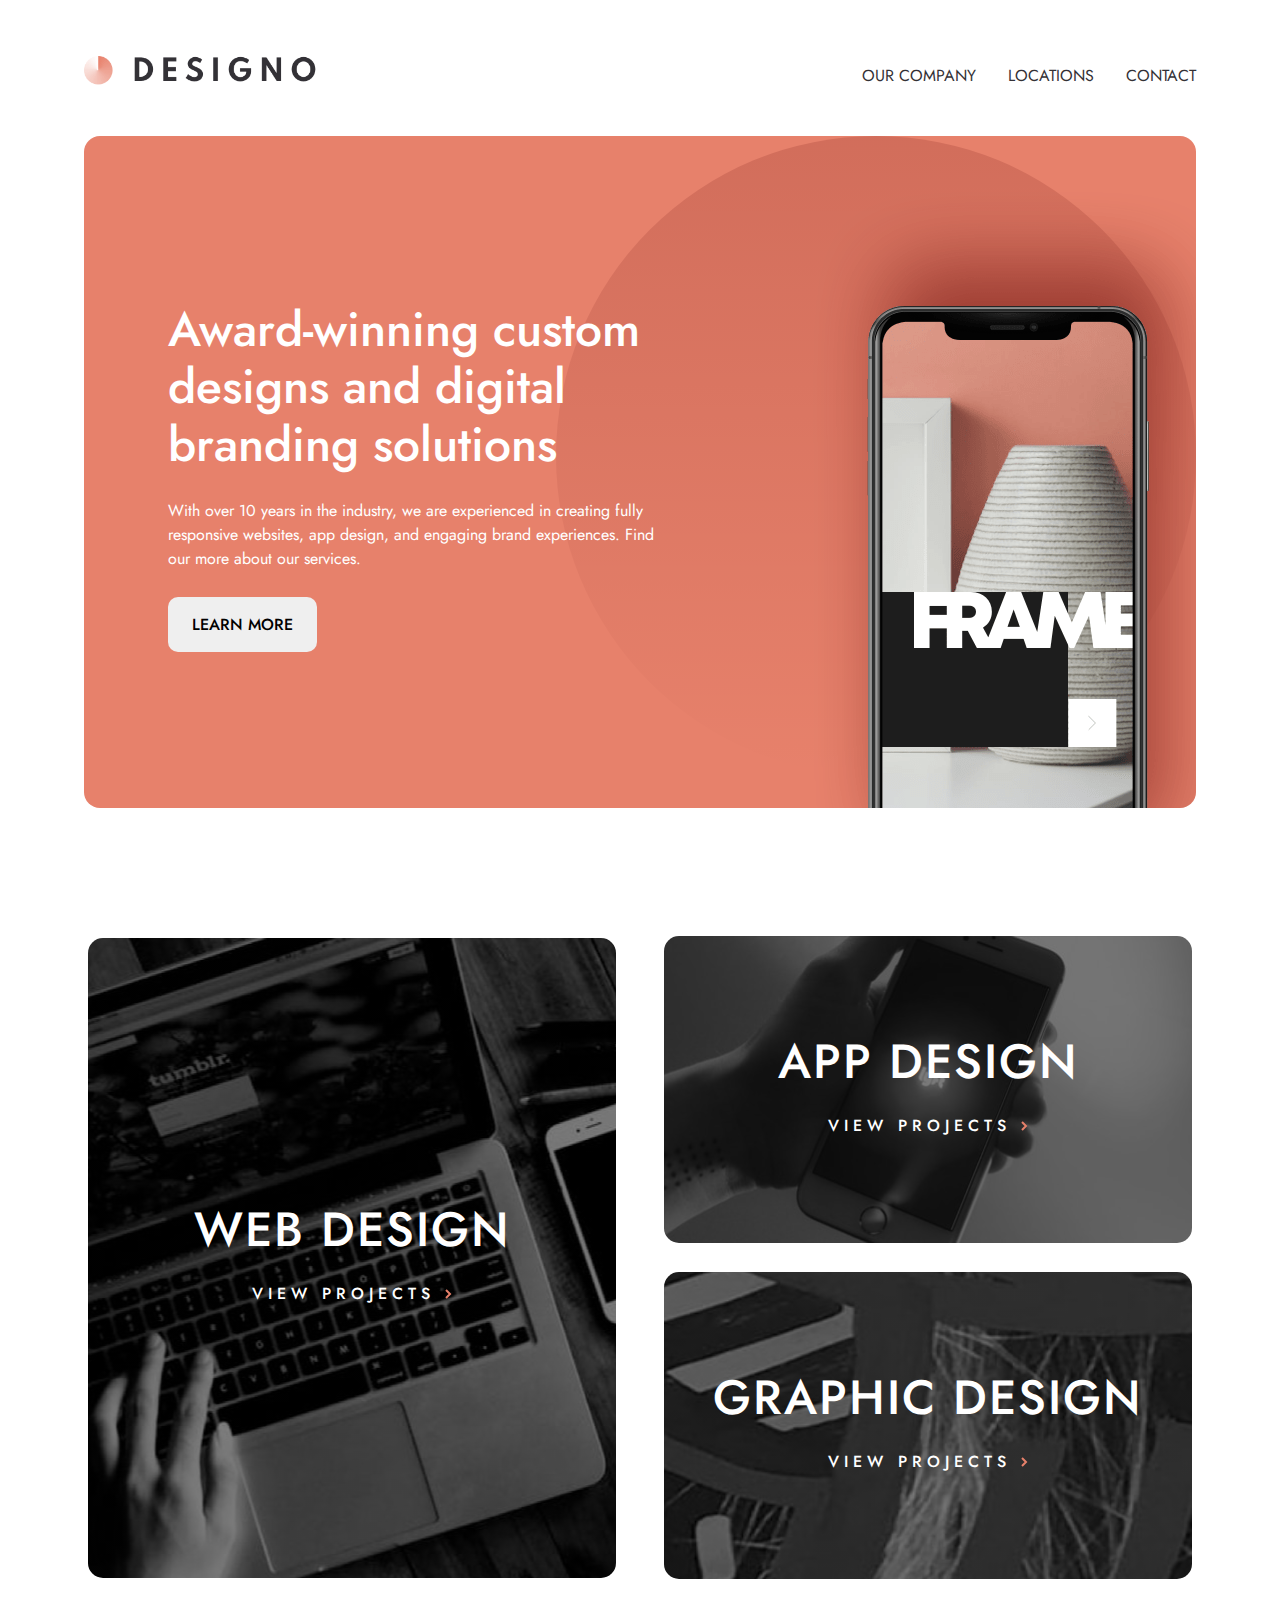
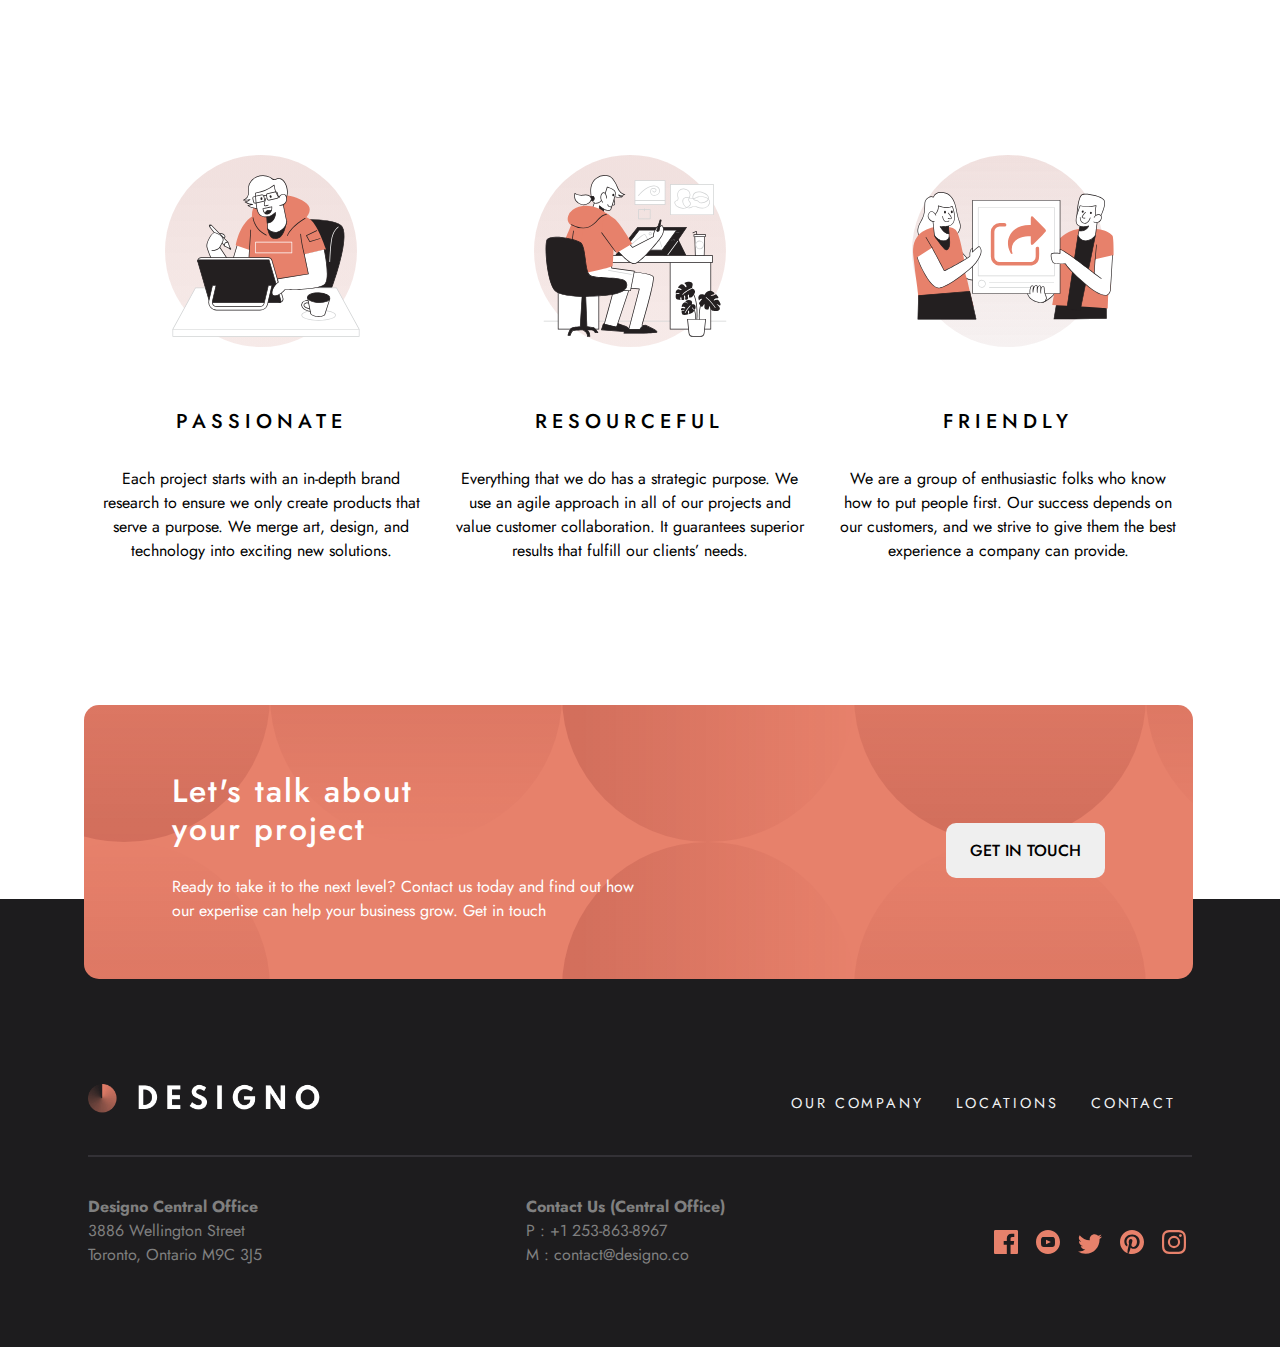
<file: index.html>
<!DOCTYPE html>
<html lang="en">

<head>
  <meta charset="UTF-8">
  <meta name="viewport" content="width=device-width, initial-scale=1.0">

  <link rel="icon" type="image/png" sizes="32x32" href="./assets/favicon-32x32.png">
  <link rel="stylesheet" href="https://pro.fontawesome.com/releases/v5.10.0/css/all.css"
    integrity="sha384-AYmEC3Yw5cVb3ZcuHtOA93w35dYTsvhLPVnYs9eStHfGJvOvKxVfELGroGkvsg+p" crossorigin="anonymous" />

  <link rel="preconnect" href="https://fonts.gstatic.com">
  <link href="https://fonts.googleapis.com/css2?family=Jost:wght@100;200;300;400;500;600;700&display=swap"
    rel="stylesheet">

  <link rel="stylesheet" href="./styles.css/index.css">

  <script src="./javascript.js/index.js" defer></script>
  <title>Frontend Mentor | Designo Agency Website Challenge</title>
</head>

<body>

  <div class="wrapper">

    <nav>
      <nav class="logo-nav">
        <img src="./assets/shared/desktop/logo-dark.png" alt="dark logo" class="logo">
      </nav>
      <button class="hamburger">
        <i class="fas fa-bars"></i>
      </button>
      <button class="nav-close">
        <i class="fas fa-times"></i>
      </button>
      <ul class="nav-links">
        <li><a href="about.html">our company</a></li>
        <li><a href="locations.html">locations</a></li>
        <li><a href="contact.html">contact</a></li>
      </ul>
      <div class="overlay"></div>
    </nav>

    <header>
      <div class="head">
        <div class="head-para-wrapper">
          <h1>Award-winning custom designs and digital branding solutions</h1>
          <p>
            With over 10 years in the industry, we are experienced in creating fully responsive websites, app design,
            and engaging brand experiences. Find our more about our services.
          </p>
          <button class="btn head-btn">
            learn more
          </button>
        </div>
        <div class="head-image-phone">
          <img src="./assets/home/desktop/image-hero-phone.png" alt="mobile phone">
        </div>
      </div>
    </header>

    <main>
      <section class="projects">
        <div class="web-design-project">
          <h2>web design</h2>
          <h3>view projects
            <img src="./assets/shared/desktop/icon-right-arrow.svg" alt="arrow img">
          </h3>

        </div>

        <div class="app-design-project">
          <h2>app design</h2>
          <h3>view projects
            <img src="./assets/shared/desktop/icon-right-arrow.svg" alt="arrow img">
          </h3>

        </div>

        <div class="graphic-design-project">
          <h2>graphic design</h2>
          <h3>view projects
            <img src="./assets/shared/desktop/icon-right-arrow.svg" alt="arrow img">
          </h3>

        </div>
      </section>

      <section class="personality">
        <div class="passionate">
          <div class="img-passionate">
            <img src="./assets/home/desktop/illustration-passionate.svg"
              alt="a cartoon character of male figure drawing passionately">
          </div>
          <div class="paragraph-passionate">
            <h3>passionate</h3>
            <p class="para-wrap">
              Each project starts with an in-depth brand research to ensure we only create products that serve a
              purpose. We merge
              art, design, and technology into exciting new solutions.
            </p>
          </div>
        </div>

        <div class="resourceful">
          <div class="img-resourceful">
            <img src="./assets/home/desktop/illustration-resourceful.svg"
              alt="a cartoon character of female figue planning what resources to use">
          </div>
          <div class="paragraph-resourceful">
            <h3>resourceful</h3>
            <p class="para-wrap">
              Everything that we do has a strategic purpose. We use an agile approach in all of our projects and value
              customer
              collaboration. It guarantees superior results that fulfill our clients’ needs.
            </p>
          </div>
        </div>

        <div class="friendly">
          <div class="img-friendly">
            <img src="./assets/home/desktop/illustration-friendly.svg" alt="friendly cartoon character">
          </div>
          <div class="paragraph-friendly">
            <h3>friendly</h3>
            <p class="para-wrap">
              We are a group of enthusiastic folks who know how to put people first. Our success depends on our
              customers, and we
              strive to give them the best experience a company can provide.
            </p>
          </div>
        </div>
      </section>

      <article class="get-in-touch">
        <div class="col-1">
          <h2>Let's talk about your project</h2>
          <p>
            Ready to take it to the next level? Contact us today and find out how our expertise can help your business
            grow.
            Get in touch
          </p>
        </div>
        <button class="btn btn-article">
          get in touch
        </button>
      </article>
    </main>
  </div>
  <!--wrapper ends here-->

  <footer>
    <div class="footer-wrapper">
      <div class="footer-upper-deck">
        <div class="logo-footer">
          <img src="./assets/shared/desktop/logo-light.png" alt="logo footer" class="logo">
        </div>
        <div class="footer-link">
          <ul>
            <li><a href="about.html">our company</a></li>
            <li><a href="locations.html">locations</a></li>
            <li><a href="contact.html">contact</a></li>
          </ul>
        </div>
      </div>

      <div class="footer-lower-deck">
        <div class="office">
          <strong>Designo Central Office</strong>
          <p>3886 Wellington Street</p>
          <p>Toronto, Ontario M9C 3J5</p>
        </div>

        <div class="contact">
          <strong>Contact Us (Central Office)</strong>
          <p>P : +1 253-863-8967</p>
          <p>M : contact@designo.co</p>
        </div>

        <div class="social-media-links">
          <img src="./assets/shared/desktop/icon-facebook.svg" id="fb" alt="facebook logo">
          <img src="./assets/shared/desktop/icon-youtube.svg" id="you" alt="youtube logo">
          <img src="./assets/shared/desktop/icon-twitter.svg" id="twit" alt="twitter logo">
          <img src="./assets/shared/desktop/icon-pinterest.svg" id="pin" alt="pinterest logo">
          <img src="./assets/shared/desktop/icon-instagram.svg" id="inst" alt="instagram logo">
        </div>
      </div>
    </div>
  </footer>
</body>

</html>
</file>
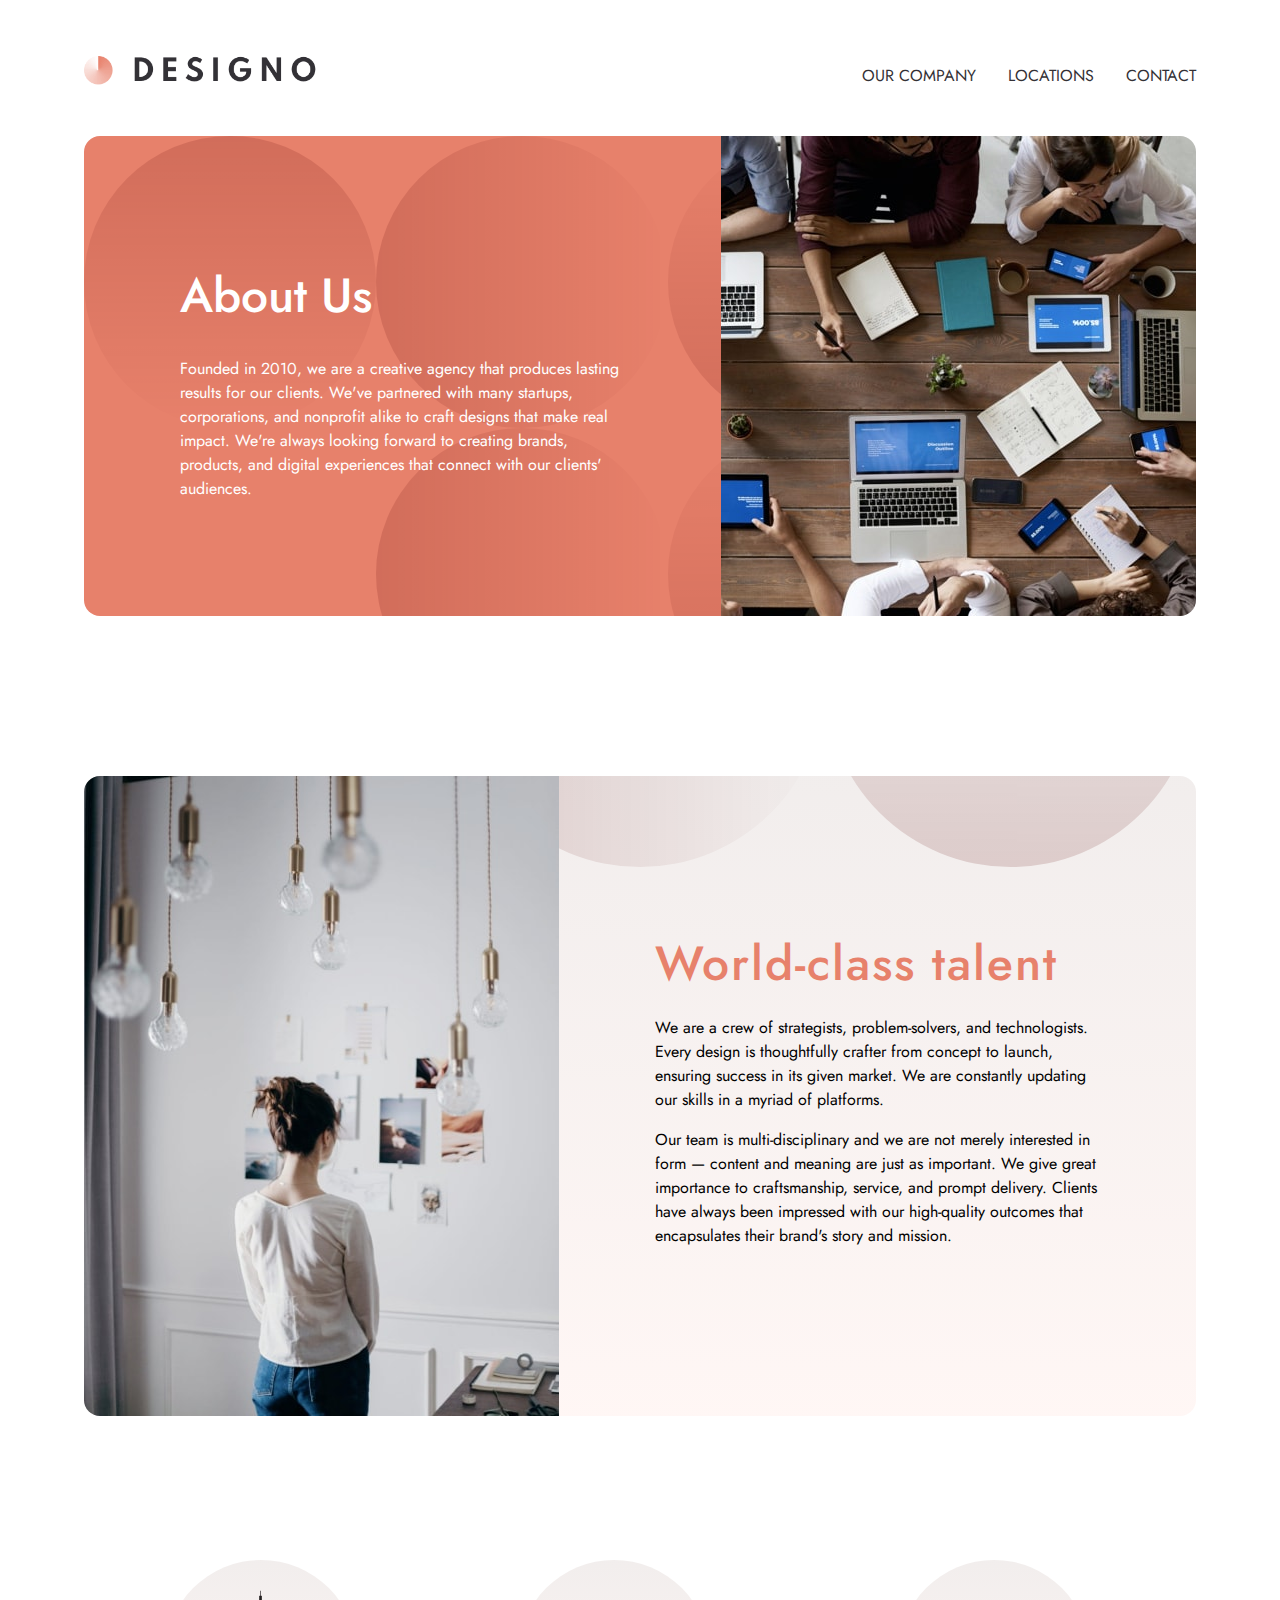
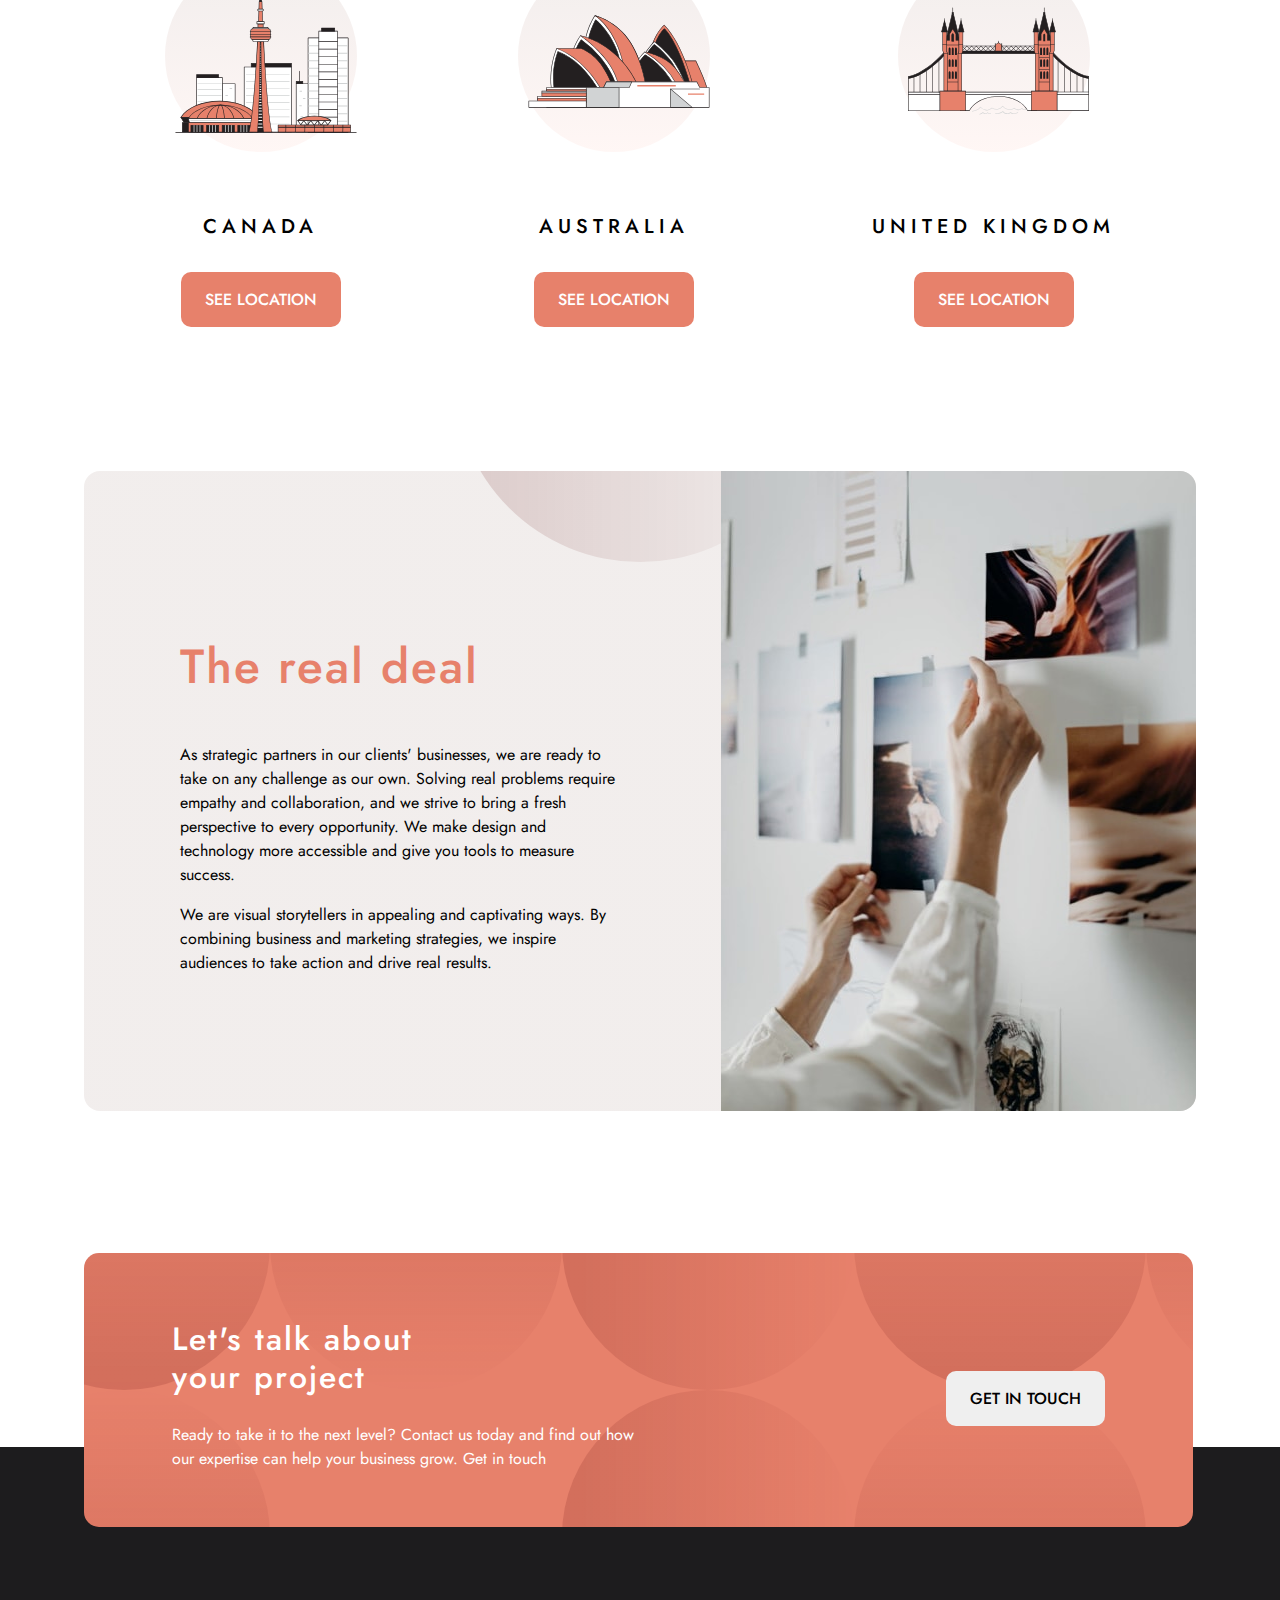
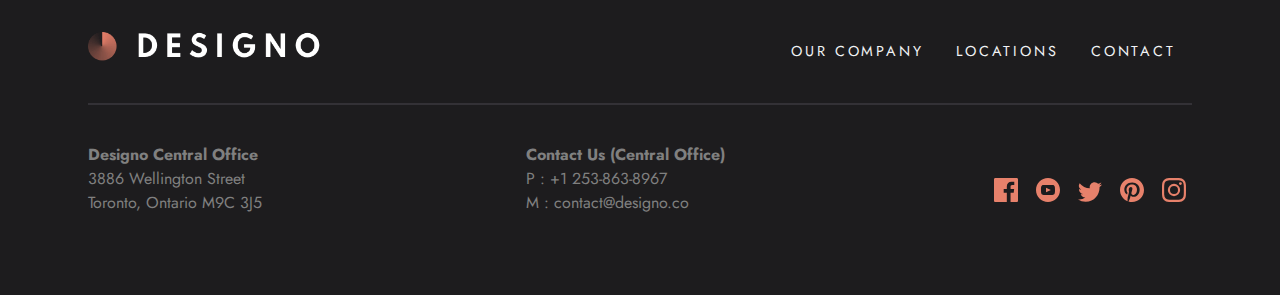
<file: about.html>
<!DOCTYPE html>
<html lang="en">

<head>
  <meta charset="UTF-8">
  <meta name="viewport" content="width=device-width, initial-scale=1.0">

  <link rel="icon" type="image/png" sizes="32x32" href="./assets/favicon-32x32.png">
  <link rel="stylesheet" href="https://pro.fontawesome.com/releases/v5.10.0/css/all.css"
    integrity="sha384-AYmEC3Yw5cVb3ZcuHtOA93w35dYTsvhLPVnYs9eStHfGJvOvKxVfELGroGkvsg+p" crossorigin="anonymous" />

  <link rel="preconnect" href="https://fonts.gstatic.com">
  <link href="https://fonts.googleapis.com/css2?family=Jost:wght@100;200;300;400;500;600;700&display=swap"
    rel="stylesheet">

  <link rel="stylesheet" href="./styles.css/about.css">

  <script src="./javascript.js/about.js" defer></script>
  <title>Frontend Mentor | Designo Agency Website Challenge</title>
</head>

<body>

  <div class="wrapper">

    <nav>
      <nav class="logo-nav">
        <img src="./assets/shared/desktop/logo-dark.png" alt="dark logo" class="logo">
      </nav>
      <button class="hamburger">
        <i class="fas fa-bars"></i>
      </button>
      <button class="nav-close">
        <i class="fas fa-times"></i>
      </button>
      <ul class="nav-links">
        <li><a href="about.html">our company</a></li>
        <li><a href="locations.html">locations</a></li>
        <li><a href="contact.html">contact</a></li>
      </ul>
      <div class="overlay"></div>
    </nav>

    <header>
      <div class="header-image-one"></div>
      <div class="head">
        <div class="head-para-wrapper">
          <h1>About Us</h1>
          <p>
            Founded in 2010, we are a creative agency that produces lasting results for our clients.
            We've partnered with many startups, corporations, and nonprofit alike to craft designs
            that make real impact. We're always looking forward to creating brands, products, and
            digital experiences that connect with our clients' audiences.
          </p>
        </div>
        <div class="head-image-bubble">
          <img src="./assets/web-design/desktop/bg-pattern-intro-web.svg" alt="bubble">
        </div>
      </div>
    </header>

    <main>

      <section class="world-class">
        <div class="img-world-class"></div>
        <div class="paragraph-world-class">
          <h2>World-class talent</h2>
          <p>
            We are a crew of strategists, problem-solvers, and technologists. Every design is thoughtfully
            crafter from concept to launch, ensuring success in its given market. We are constantly updating
            our skills in a myriad of platforms.
          </p>
          <p>
            Our team is multi-disciplinary and we are not merely interested in form — content and meaning
            are just as important. We give great importance to craftsmanship, service, and prompt delivery.
            Clients have always been impressed with our high-quality outcomes that encapsulates their brand's
            story and mission.
          </p>
        </div>
        <div class="background-img-world-class"></div>
      </section>

      <section class="location">
        <div class="canada">
          <div class="img-canada">
            <img src="./assets/shared/desktop/illustration-canada.svg" alt="canada">
          </div>
          <h3>canada</h3>
          <button class="btn btn-dark" id="can">
            see location
          </button>
        </div>

        <div class="australia">
          <div class="img-australia">
            <img src="./assets/shared/desktop/illustration-australia.svg" alt="australia">
          </div>
          <h3>australia</h3>
          <button class="btn btn-dark" id="aus">
            see location
          </button>
        </div>

        <div class="united-kingdom">
          <div class="img-united-kingdom">
            <img src="./assets/shared/desktop/illustration-united-kingdom.svg" alt="united kingdom">
          </div>
          <h3>united kingdom</h3>
          <button class="btn btn-dark" id="uk">
            see location
          </button>
        </div>
      </section>

      <section class="real-deal">
        <div class="img-real-deal"></div>
        <div class="paragraph-real-deal">
          <h2>The real deal</h2>
          <p>
            As strategic partners in our clients' businesses, we are ready to take on any challenge as our own.
            Solving real problems require empathy and collaboration, and we strive to bring a fresh perspective
            to every opportunity. We make design and technology more accessible and give you tools to measure
            success.
          </p>
          <p>
            We are visual storytellers in appealing and captivating ways. By combining business and marketing
            strategies, we inspire audiences to take action and drive real results.
          </p>
        </div>
        <div class="background-img-real-deal"></div>
      </section>

      <article class="get-in-touch">
        <div class="col-1">
          <h2>Let's talk about your project</h2>
          <p>
            Ready to take it to the next level? Contact us today and find out how our expertise can help your business
            grow.
            Get in touch
          </p>
        </div>
        <button class="btn btn-article">
          get in touch
        </button>
      </article>
    </main>
  </div>
  <!--wrapper ends here-->

  <footer>
    <div class="footer-wrapper">
      <div class="footer-upper-deck">
        <div class="logo-footer">
          <img src="./assets/shared/desktop/logo-light.png" alt="logo footer" class="logo">
        </div>
        <div class="footer-link">
          <ul>
            <li><a href="about.html">our company</a></li>
            <li><a href="locations.html">locations</a></li>
            <li><a href="contact.html">contact</a></li>
          </ul>
        </div>
      </div>

      <div class="footer-lower-deck">
        <div class="office">
          <strong>Designo Central Office</strong>
          <p>3886 Wellington Street</p>
          <p>Toronto, Ontario M9C 3J5</p>
        </div>

        <div class="contact">
          <strong>Contact Us (Central Office)</strong>
          <p>P : +1 253-863-8967</p>
          <p>M : contact@designo.co</p>
        </div>

        <div class="social-media-links">
          <img src="./assets/shared/desktop/icon-facebook.svg" id="fb" alt="facebook logo">
          <img src="./assets/shared/desktop/icon-youtube.svg" id="you" alt="youtube logo">
          <img src="./assets/shared/desktop/icon-twitter.svg" id="twit" alt="twitter logo">
          <img src="./assets/shared/desktop/icon-pinterest.svg" id="pin" alt="pinterest logo">
          <img src="./assets/shared/desktop/icon-instagram.svg" id="inst" alt="instagram logo">
        </div>
      </div>
    </div>

  </footer>
</body>

</html>
</file>
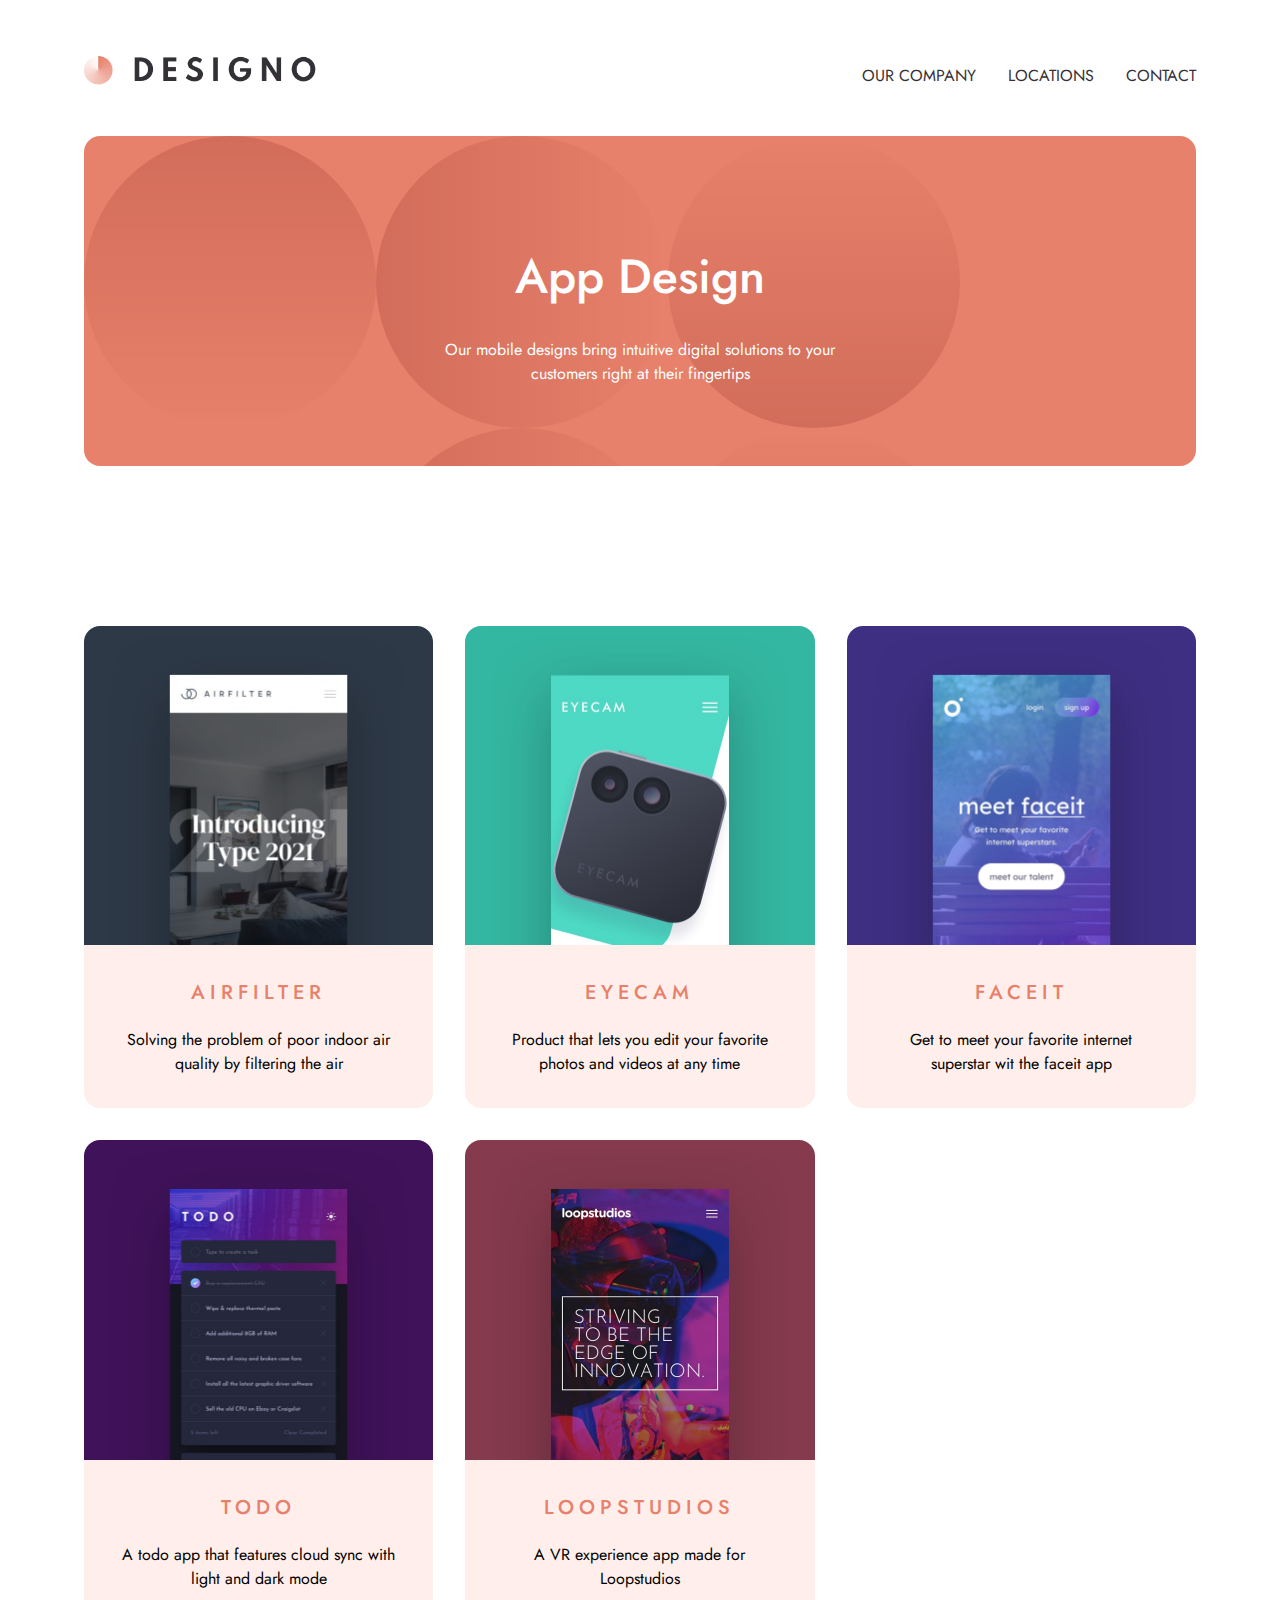
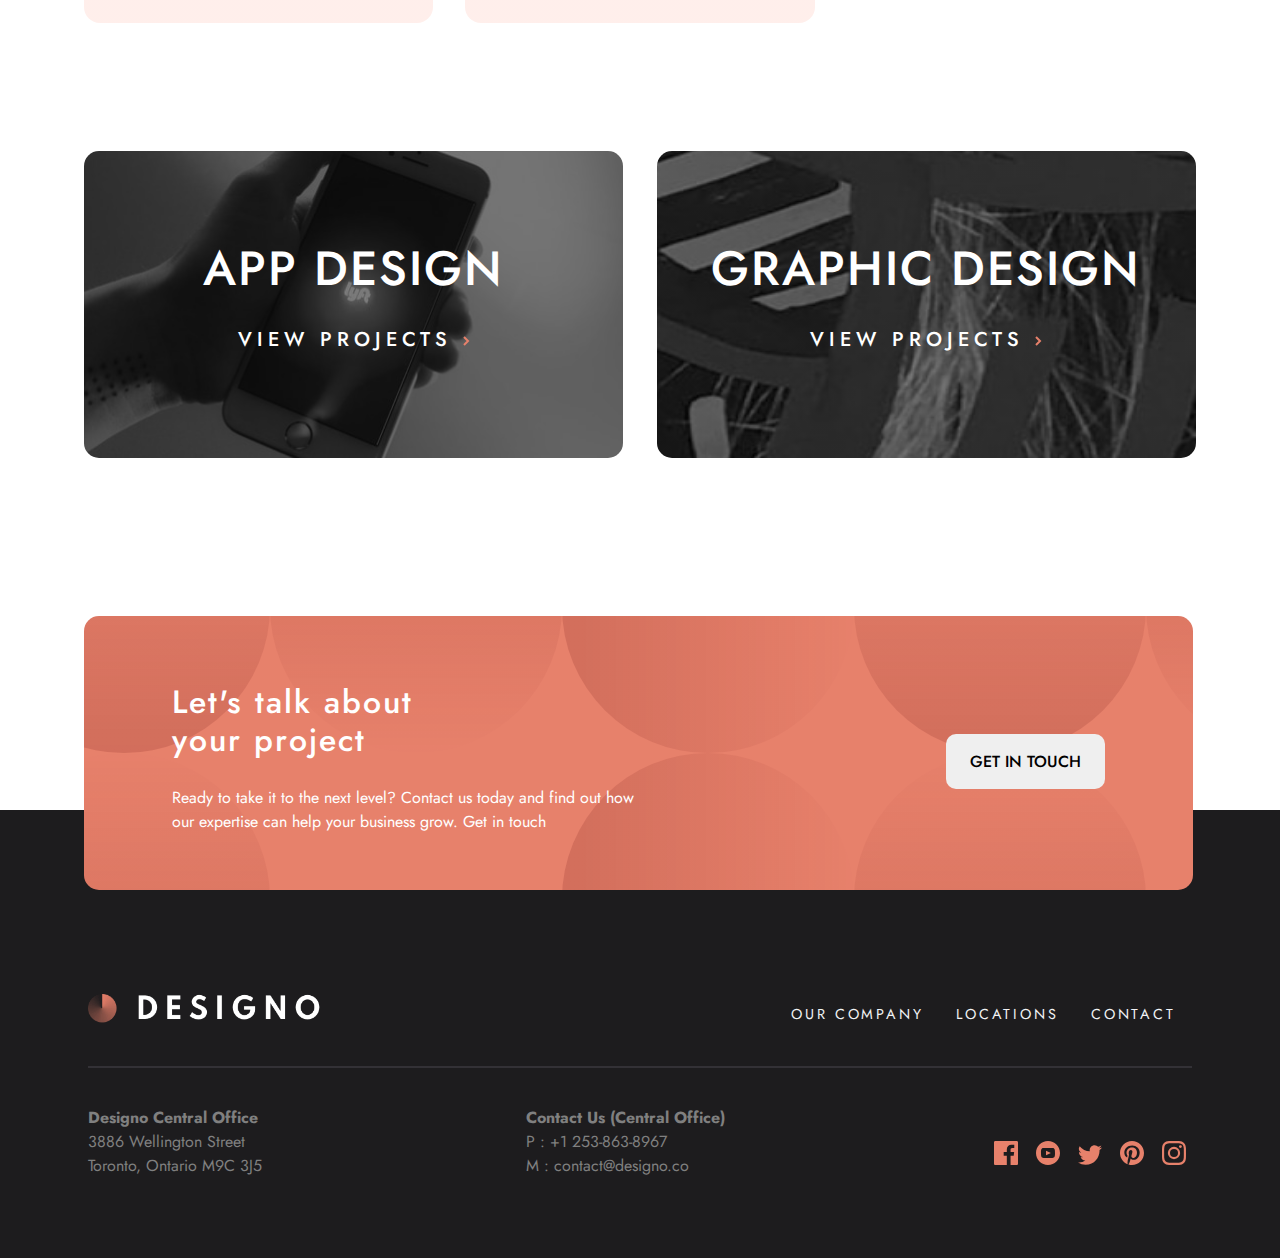
<file: app-design.html>
<!DOCTYPE html>
<html lang="en">

<head>
  <meta charset="UTF-8">
  <meta name="viewport" content="width=device-width, initial-scale=1.0">

  <link rel="icon" type="image/png" sizes="32x32" href="./assets/favicon-32x32.png">
  <link rel="stylesheet" href="https://pro.fontawesome.com/releases/v5.10.0/css/all.css"
    integrity="sha384-AYmEC3Yw5cVb3ZcuHtOA93w35dYTsvhLPVnYs9eStHfGJvOvKxVfELGroGkvsg+p" crossorigin="anonymous" />

  <link rel="preconnect" href="https://fonts.gstatic.com">
  <link href="https://fonts.googleapis.com/css2?family=Jost:wght@100;200;300;400;500;600;700&display=swap"
    rel="stylesheet">

  <link rel="stylesheet" href="./styles.css/app-design.css">

  <script src="./javascript.js/app-design.js" defer></script>
  <title>Frontend Mentor | Designo Agency Website Challenge</title>
</head>

<body>

  <div class="wrapper">

    <nav>
      <nav class="logo-nav">
        <img src="./assets/shared/desktop/logo-dark.png" alt="dark logo" class="logo">
      </nav>
      <button class="hamburger">
        <i class="fas fa-bars"></i>
      </button>
      <button class="nav-close">
        <i class="fas fa-times"></i>
      </button>
      <ul class="nav-links">
        <li><a href="about.html">our company</a></li>
        <li><a href="locations.html">locations</a></li>
        <li><a href="contact.html">contact</a></li>
      </ul>
      <div class="overlay"></div>
    </nav>

    <header>
      <div class="head">
        <div class="head-para-wrapper">
          <h1>App Design</h1>
          <p>
            Our mobile designs bring intuitive digital solutions to your customers right at their fingertips
          </p>
        </div>
      </div>
      <div class="head-image-bubble">
        <img src="./assets/web-design/desktop/bg-pattern-intro-web.svg" alt="bubble">
      </div>
    </header>

    <main>

      <section class="mini">
        <div class="airfilter">
          <div class="img-airfilter">
            <img src="./assets/app-design/desktop/image-airfilter.jpg" alt="air-filter">
          </div>
          <div class="paragraph-airfilter para">
            <h3>airfilter</h3>
            <p class="para-wrap">
              Solving the problem of poor indoor air quality by filtering the air
            </p>
          </div>
        </div>

        <div class="eyecam">
          <div class="img-eyecam">
            <img src="./assets/app-design/desktop/image-eyecam.jpg" alt="eye-cam">
          </div>
          <div class="paragraph-eyecam para">
            <h3>eyecam</h3>
            <p class="para-wrap">
              Product that lets you edit your favorite photos and videos at any time
            </p>
          </div>
        </div>

        <div class="faceit">
          <div class="img-faceit">
            <img src="./assets/app-design/desktop/image-faceit.jpg" alt="faceit">
          </div>
          <div class="paragraph-faceit para">
            <h3>faceit</h3>
            <p class="para-wrap">
              Get to meet your favorite internet superstar wit the faceit app
            </p>
          </div>
        </div>

        <div class="todo">
          <div class="img-todo">
            <img src="./assets/app-design/desktop/image-todo.jpg" alt="todo">
          </div>
          <div class="paragraph-todo para">
            <h3>todo</h3>
            <p class="para-wrap">
              A todo app that features cloud sync with light and dark mode
            </p>
          </div>
        </div>

        <div class="loopstudios">
          <div class="img-loopstudios">
            <img src="./assets/app-design/desktop/image-loopstudios.jpg" alt="loopstudios">
          </div>
          <div class="paragraph-loopstudios para">
            <h3>loopstudios</h3>
            <p class="para-wrap">
              A VR experience app made for Loopstudios
            </p>
          </div>
        </div>

      </section>

      <section class="projects">

        <div class="app-design-project">
          <h2>app design</h2>
          <h3>view projects
            <img src="./assets/shared/desktop/icon-right-arrow.svg" alt="arrow img">
          </h3>
        </div>

        <div class="graphic-design-project">
          <h2>graphic design</h2>
          <h3>view projects
            <img src="./assets/shared/desktop/icon-right-arrow.svg" alt="arrow img">
          </h3>
        </div>
      </section>


      <article class="get-in-touch">
        <div class="col-1">
          <h2>Let's talk about your project</h2>
          <p>
            Ready to take it to the next level? Contact us today and find out how our expertise can help your business
            grow.
            Get in touch
          </p>
        </div>
        <button class="btn btn-article">
          get in touch
        </button>
      </article>
    </main>
  </div>
  <!--wrapper ends here-->

  <footer>
    <div class="footer-wrapper">
      <div class="footer-upper-deck">
        <div class="logo-footer">
          <img src="./assets/shared/desktop/logo-light.png" alt="logo footer" class="logo">
        </div>
        <div class="footer-link">
          <ul>
            <li><a href="about.html">our company</a></li>
            <li><a href="locations.html">locations</a></li>
            <li><a href="contact.html">contact</a></li>
          </ul>
        </div>
      </div>

      <div class="footer-lower-deck">
        <div class="office">
          <strong>Designo Central Office</strong>
          <p>3886 Wellington Street</p>
          <p>Toronto, Ontario M9C 3J5</p>
        </div>

        <div class="contact">
          <strong>Contact Us (Central Office)</strong>
          <p>P : +1 253-863-8967</p>
          <p>M : contact@designo.co</p>
        </div>

        <div class="social-media-links">
          <img src="./assets/shared/desktop/icon-facebook.svg" id="fb" alt="facebook logo">
          <img src="./assets/shared/desktop/icon-youtube.svg" id="you" alt="youtube logo">
          <img src="./assets/shared/desktop/icon-twitter.svg" id="twit" alt="twitter logo">
          <img src="./assets/shared/desktop/icon-pinterest.svg" id="pin" alt="pinterest logo">
          <img src="./assets/shared/desktop/icon-instagram.svg" id="inst" alt="instagram logo">
        </div>
      </div>
    </div>

  </footer>
</body>

</html>
</file>
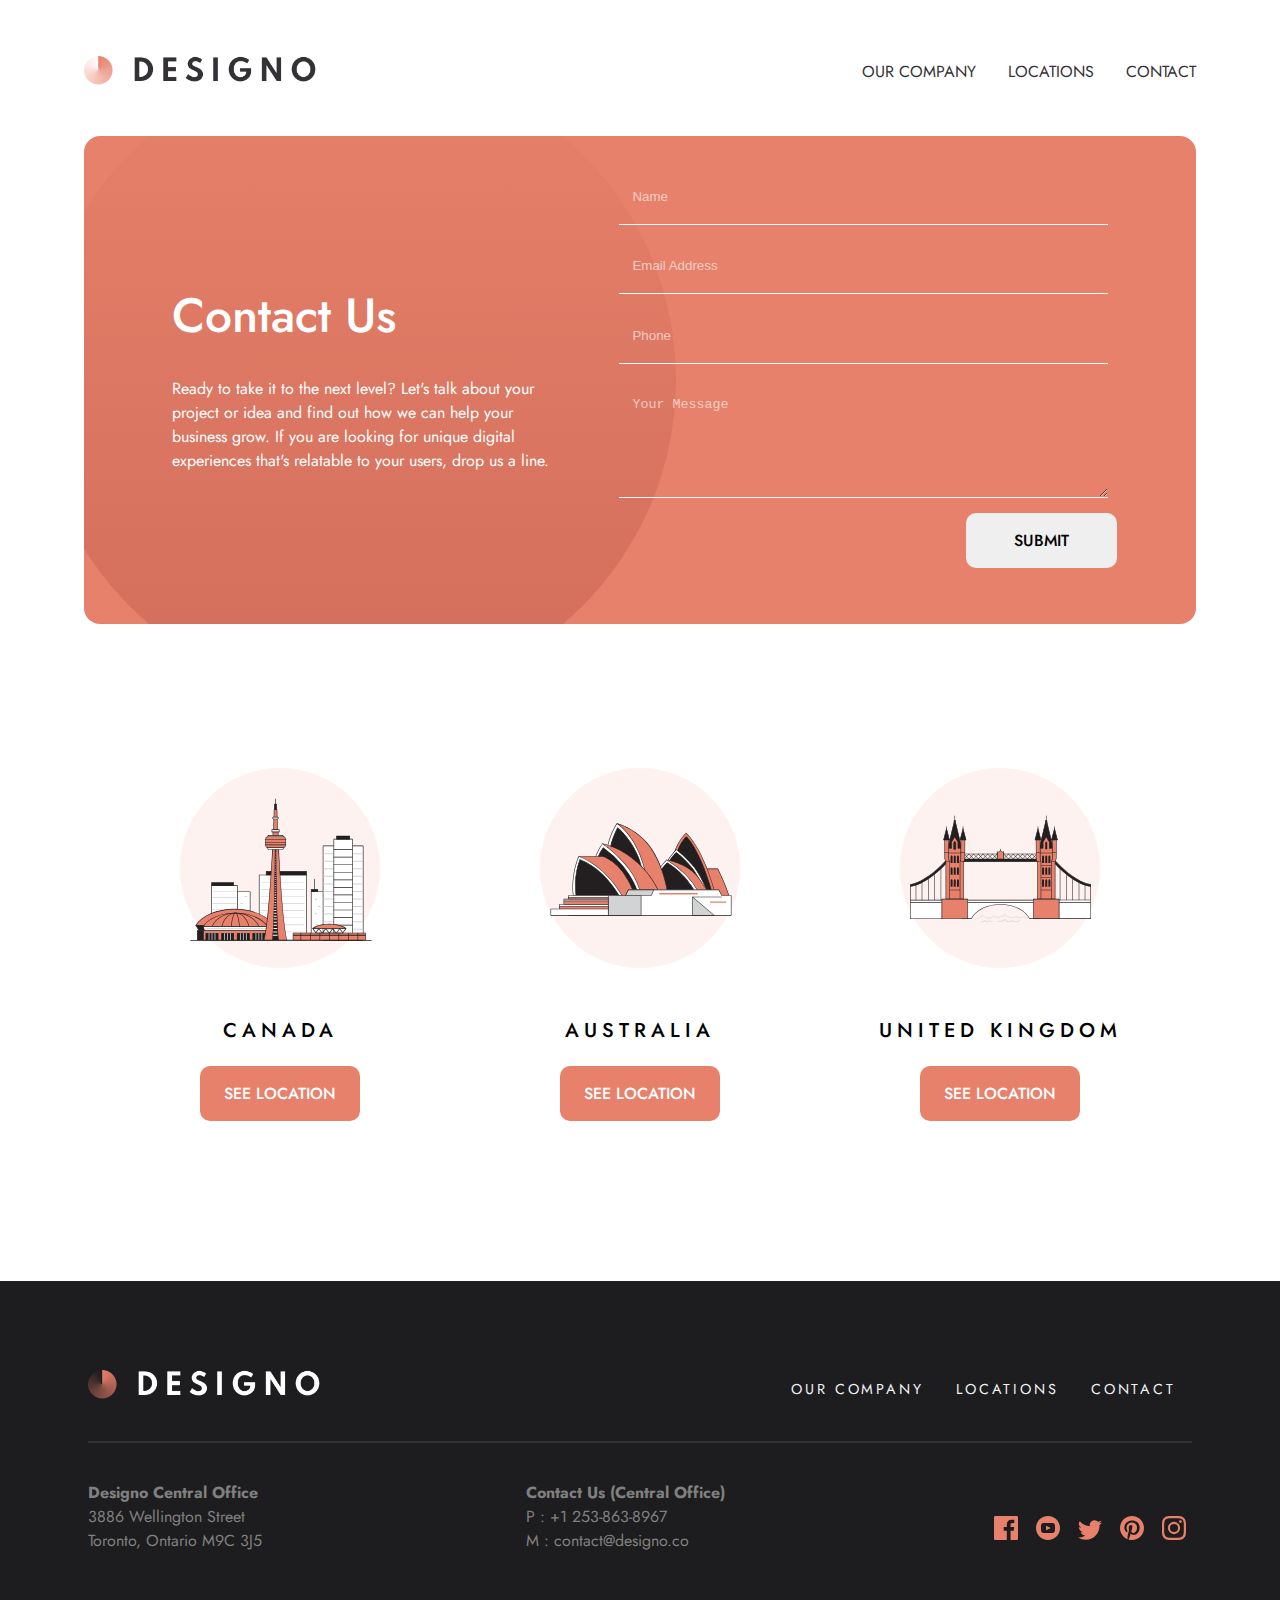
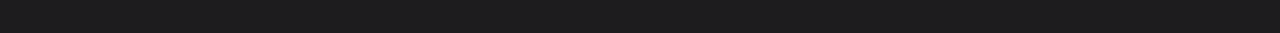
<file: contact.html>
<!DOCTYPE html>
<html lang="en">

<head>
  <meta charset="UTF-8">
  <meta name="viewport" content="width=device-width, initial-scale=1.0">

  <link rel="icon" type="image/png" sizes="32x32" href="./assets/favicon-32x32.png">
  <link rel="stylesheet" href="https://pro.fontawesome.com/releases/v5.10.0/css/all.css"
    integrity="sha384-AYmEC3Yw5cVb3ZcuHtOA93w35dYTsvhLPVnYs9eStHfGJvOvKxVfELGroGkvsg+p" crossorigin="anonymous" />

  <link rel="preconnect" href="https://fonts.gstatic.com">
  <link href="https://fonts.googleapis.com/css2?family=Jost:wght@100;200;300;400;500;600;700&display=swap"
    rel="stylesheet">

  <link rel="stylesheet" href="./styles.css/contact.css">

  <script src="./javascript.js/contact.js" defer></script>
  <title>Frontend Mentor | Designo Agency Website Challenge</title>
</head>

<body>

  <div class="wrapper">

    <nav>
      <nav class="logo-nav">
        <img src="./assets/shared/desktop/logo-dark.png" alt="dark logo" class="logo">
      </nav>
      <button class="hamburger">
        <i class="fas fa-bars"></i>
      </button>
      <button class="nav-close">
        <i class="fas fa-times"></i>
      </button>
      <ul class="nav-links">
        <li><a href="about.html">our company</a></li>
        <li><a href="locations.html">locations</a></li>
        <li><a href="contact.html">contact</a></li>
      </ul>
      <div class="overlay"></div>
    </nav>

    <header>
      <div class="head">
        <div class="head-background"></div>
        <div class="head-para-wrapper">
          <h1>Contact Us</h1>
          <p>
            Ready to take it to the next level? Let's talk about your project or idea and
            find out how we can help your business grow. If you are looking for unique
            digital experiences that's relatable to your users, drop us a line.
          </p>
        </div>
        <div class="form">
          <div class="sumbit-form">
            <form action="/" id="form" method="POST">
              <div class="form-control">
                <label for="name"></label>
                <input type="text" id="name" name="name" value="" placeholder="Name">
                <small>Error message</small>
              </div>

              <div class="form-control">
                <label for="email"></label>
                <input type="email" id="email" name="email" value="" placeholder="Email Address">
                <small>Error message</small>
              </div>

              <div class="form-control">
                <label for="number"></label>
                <input type="number" id="number" name="number" value="" placeholder="Phone">
                <small>Error message</small>
              </div>

              <div class="form-control">
                <label for="message"></label>
                <textarea name="message" id="message" cols="30" rows="4" placeholder="Your Message"></textarea>
                <small>Error message</small>
              </div>

              <button class="btn">submit</button>
            </form>
          </div>
        </div>
      </div>
    </header>

    <main>
      <section class="location">
        <div class="canada">
          <div class="img-canada">
            <img src="./assets/shared/desktop/illustration-canada.svg" alt="canada">
          </div>
          <h3>canada</h3>
          <button class="btn btn-dark" id="can">
            see location
          </button>
        </div>

        <div class="australia">
          <div class="img-australia">
            <img src="./assets/shared/desktop/illustration-australia.svg" alt="australia">
          </div>
          <h3>australia</h3>
          <button class="btn btn-dark" id="aus">
            see location
          </button>
        </div>

        <div class="united-kingdom">
          <div class="img-uk">
            <img src="./assets/shared/desktop/illustration-united-kingdom.svg" alt="united kingdom">
          </div>
          <h3>united kingdom</h3>
          <button class="btn btn-dark" id="uk">
            see location
          </button>
        </div>
      </section>
    </main>
  </div>
  <!--wrapper ends here-->

  <footer>
    <div class="footer-wrapper">
      <div class="footer-upper-deck">
        <div class="logo-footer">
          <img src="./assets/shared/desktop/logo-light.png" alt="logo footer" class="logo">
        </div>
        <div class="footer-link">
          <ul>
            <li><a href="about.html">our company</a></li>
            <li><a href="locations.html">locations</a></li>
            <li><a href="contact.html">contact</a></li>
          </ul>
        </div>
      </div>

      <div class="footer-lower-deck">
        <div class="office">
          <strong>Designo Central Office</strong>
          <p>3886 Wellington Street</p>
          <p>Toronto, Ontario M9C 3J5</p>
        </div>

        <div class="contact">
          <strong>Contact Us (Central Office)</strong>
          <p>P : +1 253-863-8967</p>
          <p>M : contact@designo.co</p>
        </div>

        <div class="social-media-links">
          <img src="./assets/shared/desktop/icon-facebook.svg" id="fb" alt="facebook logo">
          <img src="./assets/shared/desktop/icon-youtube.svg" id="you" alt="youtube logo">
          <img src="./assets/shared/desktop/icon-twitter.svg" id="twit" alt="twitter logo">
          <img src="./assets/shared/desktop/icon-pinterest.svg" id="pin" alt="pinterest logo">
          <img src="./assets/shared/desktop/icon-instagram.svg" id="inst" alt="instagram logo">
        </div>
      </div>
    </div>

  </footer>
</body>

</html>
</file>
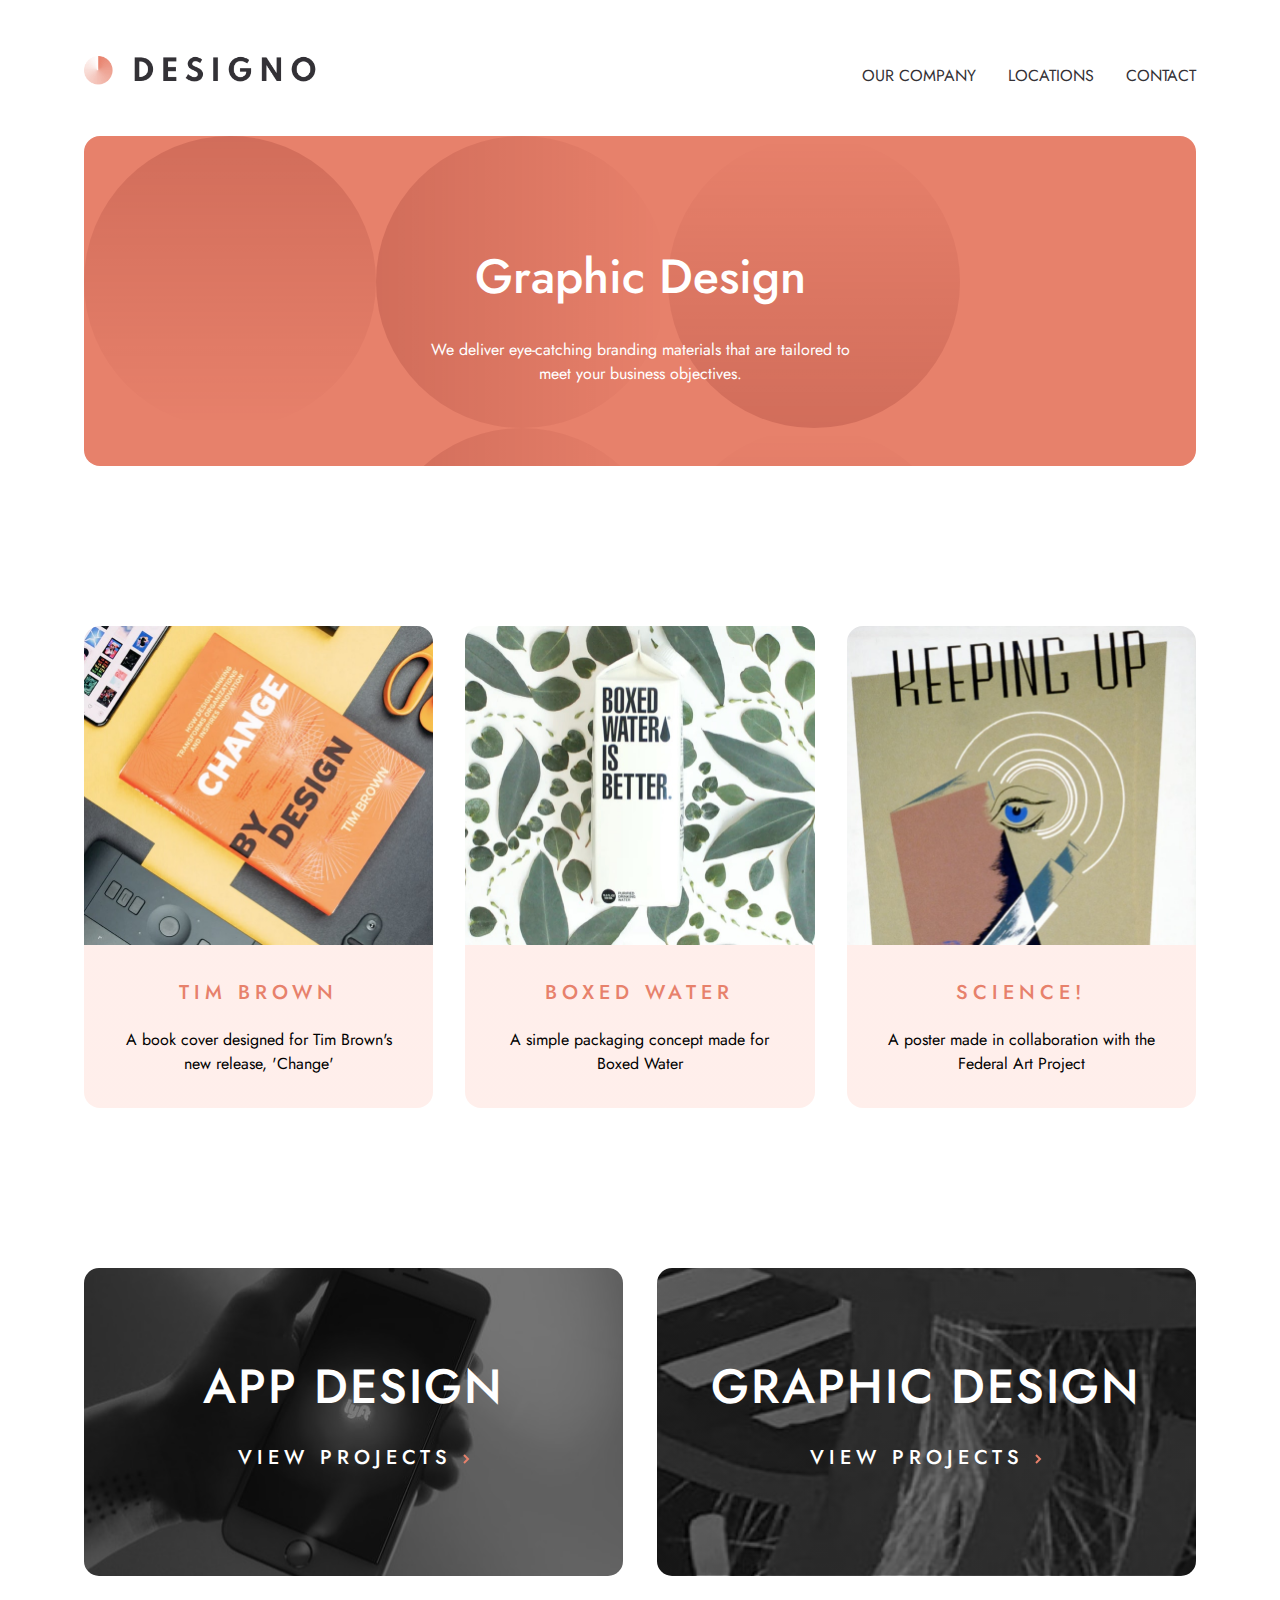
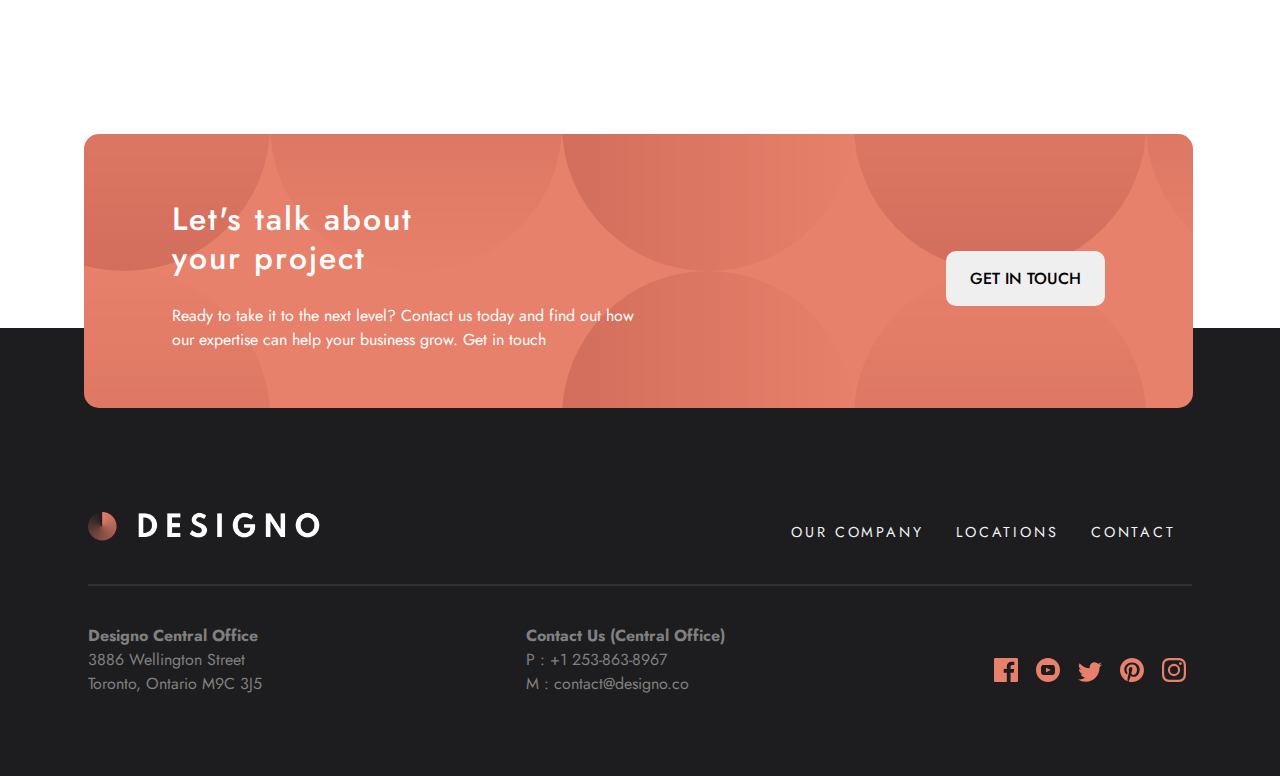
<file: graphic-design.html>
<!DOCTYPE html>
<html lang="en">

<head>
  <meta charset="UTF-8">
  <meta name="viewport" content="width=device-width, initial-scale=1.0">

  <link rel="icon" type="image/png" sizes="32x32" href="./assets/favicon-32x32.png">
  <link rel="stylesheet" href="https://pro.fontawesome.com/releases/v5.10.0/css/all.css"
    integrity="sha384-AYmEC3Yw5cVb3ZcuHtOA93w35dYTsvhLPVnYs9eStHfGJvOvKxVfELGroGkvsg+p" crossorigin="anonymous" />

  <link rel="preconnect" href="https://fonts.gstatic.com">
  <link href="https://fonts.googleapis.com/css2?family=Jost:wght@100;200;300;400;500;600;700&display=swap"
    rel="stylesheet">

  <link rel="stylesheet" href="./styles.css/graphic-design.css">

  <script src="./javascript.js/graphic-design.js" defer></script>
  <title>Frontend Mentor | Designo Agency Website Challenge</title>
</head>

<body>

  <div class="wrapper">

    <nav>
      <nav class="logo-nav">
        <img src="./assets/shared/desktop/logo-dark.png" alt="dark logo" class="logo">
      </nav>
      <button class="hamburger">
        <i class="fas fa-bars"></i>
      </button>
      <button class="nav-close">
        <i class="fas fa-times"></i>
      </button>
      <ul class="nav-links">
        <li><a href="about.html">our company</a></li>
        <li><a href="locations.html">locations</a></li>
        <li><a href="contact.html">contact</a></li>
      </ul>
      <div class="overlay"></div>
    </nav>

    <header>
      <div class="head">
        <div class="head-para-wrapper">
          <h1>Graphic Design</h1>
          <p>
            We deliver eye-catching branding materials that are tailored to meet your business objectives.
          </p>
        </div>
      </div>
      <div class="head-image-bubble">
        <img src="./assets/web-design/desktop/bg-pattern-intro-web.svg" alt="bubble">
      </div>
    </header>

    <main>

      <section class="mini">
        <div class="tim-brown">
          <div class="img-tim-brown">
            <img src="./assets/graphic-design/desktop/image-change.jpg" alt="change">
          </div>
          <div class="paragraph-tim-brown para">
            <h3>tim brown</h3>
            <p class="para-wrap">
              A book cover designed for Tim Brown's new release, 'Change'
            </p>
          </div>
        </div>

        <div class="boxed-water">
          <div class="img-boxed-water">
            <img src="./assets/graphic-design/desktop/image-boxed-water.jpg" alt="boxed water">
          </div>
          <div class="paragraph-boxed-water para">
            <h3>boxed water</h3>
            <p class="para-wrap">
              A simple packaging concept made for Boxed Water
            </p>
          </div>
        </div>

        <div class="science">
          <div class="img-science">
            <img src="./assets/graphic-design/desktop/image-science.jpg" alt="science">
          </div>
          <div class="paragraph-science para">
            <h3>science!</h3>
            <p class="para-wrap">
              A poster made in collaboration with the Federal Art Project
            </p>
          </div>
        </div>
      </section>

      <section class="projects">

        <div class="app-design-project">
          <h2>app design</h2>
          <h3>view projects
            <img src="./assets/shared/desktop/icon-right-arrow.svg" alt="arrow img">
          </h3>
        </div>

        <div class="graphic-design-project">
          <h2>graphic design</h2>
          <h3>view projects
            <img src="./assets/shared/desktop/icon-right-arrow.svg" alt="arrow img">
          </h3>
        </div>
      </section>


      <article class="get-in-touch">
        <div class="col-1">
          <h2>Let's talk about your project</h2>
          <p>
            Ready to take it to the next level? Contact us today and find out how our expertise can help your business
            grow.
            Get in touch
          </p>
        </div>
        <button class="btn btn-article">
          get in touch
        </button>
      </article>
    </main>
  </div>
  <!--wrapper ends here-->

  <footer>
    <div class="footer-wrapper">
      <div class="footer-upper-deck">
        <div class="logo-footer">
          <img src="./assets/shared/desktop/logo-light.png" alt="logo footer" class="logo">
        </div>
        <div class="footer-link">
          <ul>
            <li><a href="about.html">our company</a></li>
            <li><a href="locations.html">locations</a></li>
            <li><a href="contact.html">contact</a></li>
          </ul>
        </div>
      </div>

      <div class="footer-lower-deck">
        <div class="office">
          <strong>Designo Central Office</strong>
          <p>3886 Wellington Street</p>
          <p>Toronto, Ontario M9C 3J5</p>
        </div>

        <div class="contact">
          <strong>Contact Us (Central Office)</strong>
          <p>P : +1 253-863-8967</p>
          <p>M : contact@designo.co</p>
        </div>

        <div class="social-media-links">
          <img src="./assets/shared/desktop/icon-facebook.svg" id="fb" alt="facebook logo">
          <img src="./assets/shared/desktop/icon-youtube.svg" id="you" alt="youtube logo">
          <img src="./assets/shared/desktop/icon-twitter.svg" id="twit" alt="twitter logo">
          <img src="./assets/shared/desktop/icon-pinterest.svg" id="pin" alt="pinterest logo">
          <img src="./assets/shared/desktop/icon-instagram.svg" id="inst" alt="instagram logo">
        </div>
      </div>
    </div>
  </footer>
</body>

</html>
</file>
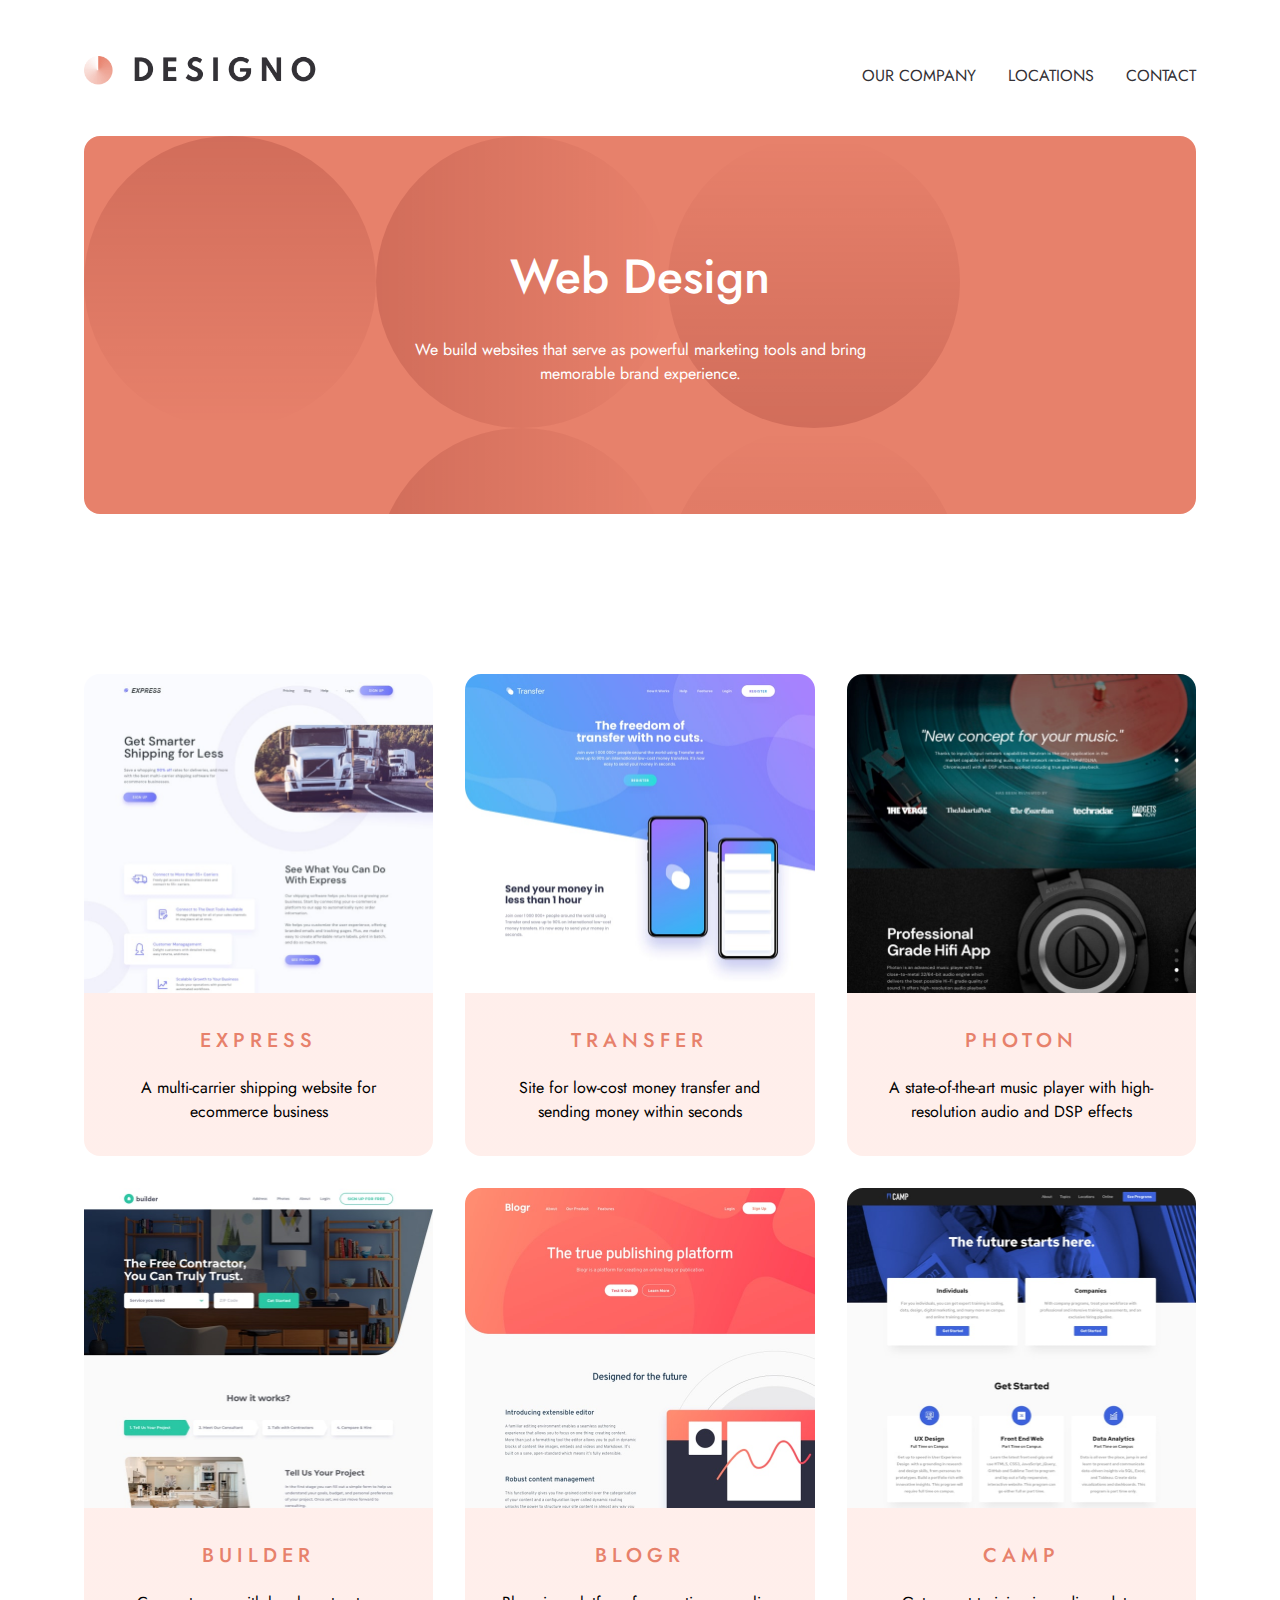
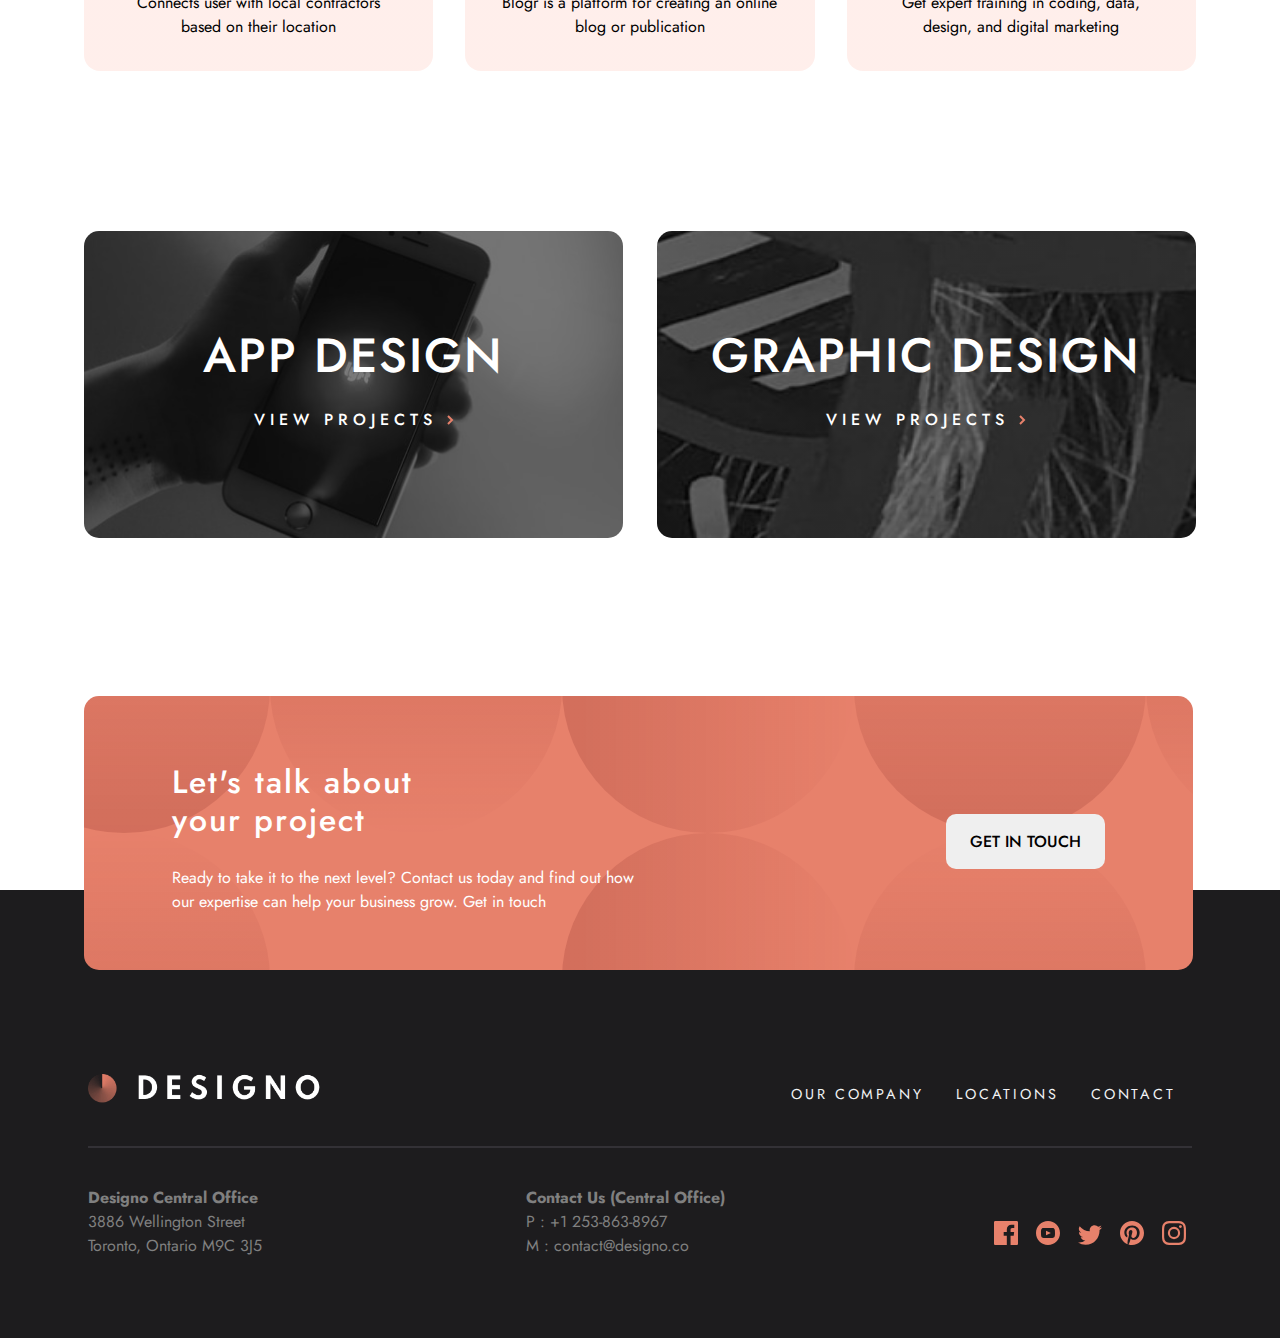
<file: web-design.html>
<!DOCTYPE html>
<html lang="en">

<head>
  <meta charset="UTF-8">
  <meta name="viewport" content="width=device-width, initial-scale=1.0">

  <link rel="icon" type="image/png" sizes="32x32" href="./assets/favicon-32x32.png">
  <link rel="stylesheet" href="https://pro.fontawesome.com/releases/v5.10.0/css/all.css"
    integrity="sha384-AYmEC3Yw5cVb3ZcuHtOA93w35dYTsvhLPVnYs9eStHfGJvOvKxVfELGroGkvsg+p" crossorigin="anonymous" />

  <link rel="preconnect" href="https://fonts.gstatic.com">
  <link href="https://fonts.googleapis.com/css2?family=Jost:wght@100;200;300;400;500;600;700&display=swap"
    rel="stylesheet">

  <link rel="stylesheet" href="./styles.css/web-design.css">

  <script src="./javascript.js/web-design.js" defer></script>
  <title>Frontend Mentor | Designo Agency Website Challenge</title>
</head>

<body>

  <div class="wrapper">

    <nav>
      <nav class="logo-nav">
        <img src="./assets/shared/desktop/logo-dark.png" alt="dark logo" class="logo">
      </nav>
      <button class="hamburger">
        <i class="fas fa-bars"></i>
      </button>
      <button class="nav-close">
        <i class="fas fa-times"></i>
      </button>
      <ul class="nav-links">
        <li><a href="about.html">our company</a></li>
        <li><a href="locations.html">locations</a></li>
        <li><a href="contact.html">contact</a></li>
      </ul>
      <div class="overlay"></div>
    </nav>

    <header>
      <div class="head">
        <div class="head-para-wrapper">
          <h1>Web Design</h1>
          <p>
            We build websites that serve as powerful marketing tools and bring memorable brand experience.
          </p>
        </div>
      </div>
      <div class="head-image-bubble">
        <img src="./assets/web-design/desktop/bg-pattern-intro-web.svg" alt="bubble">
      </div>
    </header>

    <main>

      <section class="mini">
        <div class="express">
          <div class="img-express">
            <img src="./assets/web-design/desktop/image-express.jpg" alt="express">
          </div>
          <div class="paragraph-express para">
            <h3>express</h3>
            <p class="para-wrap">
              A multi-carrier shipping website for ecommerce business
            </p>
          </div>
        </div>

        <div class="transfer">
          <div class="img-transfer">
            <img src="./assets/web-design/desktop/image-transfer.jpg" alt="transfer">
          </div>
          <div class="paragraph-transfer para">
            <h3>transfer</h3>
            <p class="para-wrap">
              Site for low-cost money transfer and sending money within seconds
            </p>
          </div>
        </div>

        <div class="photon">
          <div class="img-photon">
            <img src="./assets/web-design/desktop/image-photon.jpg" alt="photon">
          </div>
          <div class="paragraph-photon para">
            <h3>photon</h3>
            <p class="para-wrap">
              A state-of-the-art music player with high-resolution audio and DSP effects
            </p>
          </div>
        </div>

        <div class="builder">
          <div class="img-builder">
            <img src="./assets/web-design/desktop/image-builder.jpg" alt="builder">
          </div>
          <div class="paragraph-builder para">
            <h3>builder</h3>
            <p class="para-wrap">
              Connects user with local contractors based on their location
            </p>
          </div>
        </div>

        <div class="blogr">
          <div class="img-blogr">
            <img src="./assets/web-design/desktop/image-blogr.jpg" alt="blogr">
          </div>
          <div class="paragraph-blogr para">
            <h3>blogr</h3>
            <p class="para-wrap">
              Blogr is a platform for creating an online blog or publication
            </p>
          </div>
        </div>

        <div class="camp">
          <div class="img-camp">
            <img src="./assets/web-design/desktop/image-camp.jpg" alt="camp">
          </div>
          <div class="paragraph-camp para">
            <h3>Camp</h3>
            <p class="para-wrap">
              Get expert training in coding, data, design, and digital marketing
            </p>
          </div>
        </div>
      </section>



      <section class="projects">

        <div class="app-design-project">
          <h2>app design</h2>
          <h3>view projects
            <img src="./assets/shared/desktop/icon-right-arrow.svg" alt="arrow img">
          </h3>
        </div>

        <div class="graphic-design-project">
          <h2>graphic design</h2>
          <h3>view projects
            <img src="./assets/shared/desktop/icon-right-arrow.svg" alt="arrow img">
          </h3>
        </div>
      </section>


      <article class="get-in-touch">
        <div class="col-1">
          <h2>Let's talk about your project</h2>
          <p>
            Ready to take it to the next level? Contact us today and find out how our expertise can help your business
            grow.
            Get in touch
          </p>
        </div>
        <button class="btn btn-article">
          get in touch
        </button>
      </article>
    </main>
  </div>
  <!--wrapper ends here-->

  <footer>
    <div class="footer-wrapper">
      <div class="footer-upper-deck">
        <div class="logo-footer">
          <img src="./assets/shared/desktop/logo-light.png" alt="logo footer" class="logo">
        </div>
        <div class="footer-link">
          <ul>
            <li><a href="about.html">our company</a></li>
            <li><a href="locations.html">locations</a></li>
            <li><a href="contact.html">contact</a></li>
          </ul>
        </div>
      </div>

      <div class="footer-lower-deck">
        <div class="office">
          <strong>Designo Central Office</strong>
          <p>3886 Wellington Street</p>
          <p>Toronto, Ontario M9C 3J5</p>
        </div>

        <div class="contact">
          <strong>Contact Us (Central Office)</strong>
          <p>P : +1 253-863-8967</p>
          <p>M : contact@designo.co</p>
        </div>

        <div class="social-media-links">
          <img src="./assets/shared/desktop/icon-facebook.svg" id="fb" alt="facebook logo">
          <img src="./assets/shared/desktop/icon-youtube.svg" id="you" alt="youtube logo">
          <img src="./assets/shared/desktop/icon-twitter.svg" id="twit" alt="twitter logo">
          <img src="./assets/shared/desktop/icon-pinterest.svg" id="pin" alt="pinterest logo">
          <img src="./assets/shared/desktop/icon-instagram.svg" id="inst" alt="instagram logo">
        </div>
      </div>
    </div>

  </footer>
</body>

</html>
</file>
<file: styles.css/index.css>
html {
    font-size: 100%;
    box-sizing: border-box;
}

*,
*::before,
*::after {
    box-sizing: inherit;
}

:root {
    --peach: #E7816B;
    --black: #1D1C1E;
    --light-peach: #FFAD9B;
    --dark-gray: #333136;
    --light-grey: #F1F3F5;
}

body {
    padding: 0;
    margin: 0;
    line-height: 1.5;
    font-size: 1em;
    font-weight: 400;
    font-family: 'Jost', sans-serif;
}

.wrapper {
    margin: 0 auto;
}

h1 {
    font-weight: 700;
    font-size: 3em;
    line-height: 1.2;
}

h2 {
    font-weight: 500;
    font-size: 3em;
    letter-spacing: 2px;
}

h3 {
    font-size: 1.25em;
    font-weight: 500;
    letter-spacing: 5px;
}

.overlay {
    position: fixed;
    display: none;
    width: 100%;
    height: 100%;
    top: 0;
    right: 0;
    left: 0;
    bottom: 0;
    z-index: 3;
    background: linear-gradient(rgba(0,0,0,0.1),
                rgba(0,0,0,0.5));
    transform: translate(120%);            
    transition: 0.5s ease;
}
.overlay.show {
    display: block;
    transform: translate(0);
}

ul {
    list-style-type: none;
}

a {
    text-decoration: none;
}

.btn {
    border: none;
    padding: 1em 1.5em;
    text-transform: uppercase;
    font-size: 1em;
    font-weight: 500;
    font-family: 'Jost', sans-serif;
    border-radius: 10px;
    cursor: pointer;
    outline: none;
}

.btn:hover {
    color: #fff;
    background-color: var(--light-peach);
}

.btn-dark {
    background-color: var(--peach);
    color: #fff;
}

.btn-dark:hover {
    background-color: var(--light-peach);
}

/* nav styling */
nav {
    display: flex;
    align-items: center;
    justify-content: space-between;
    position: relative;
    padding: 1em 1em 1em 0.5em;
}

.logo-nav,
.logo-footer {
    cursor: pointer;
}

.logo {
    width: 13em;
}
.logo-nav {
    z-index: 4;
}

.hamburger,
.nav-close {
    background: transparent;
    border: none;
    font-size: 1.6em;
    position: absolute;
    top: 1.2em;
    right: 0.5em;
    cursor: pointer;
    outline: none;
    display: none;
    padding: 0;
    z-index: 4;
}

.nav-close.show {
    display: block;
}

.nav-links {
    display: flex;
    margin: 0;
    padding: 0;
    position: relative;
}

.nav-links li {
    flex: 1 0 auto;
}

.nav-links a {
    color: var(--dark-gray);
    margin: 2em;
    text-transform: uppercase;
    position: relative;
}

.nav-links a::after {
    content: "";
    background-color: var(--peach);
    height: 3px;
    width: 100%;
    position: absolute;
    left: 0;
    bottom: -20px;
    transition: transform 0.2s ease;
    opacity: 0;
}

.nav-links a:hover::after {
    transform: translateY(-15px);
    opacity: 1;
}

/* header styling */
header {
    background-color: var(--peach);
    background-image: url(../assets/home/desktop/bg-pattern-hero-home.svg);
    background-repeat: no-repeat;
    background-position: top left;
    color: #fff;
    text-align: center;
    overflow: hidden;
    padding: 3em 1em 0 1em;
    height: 50em;
}

.head {
    display: flex;
    flex-direction: column;
    align-items: center;
    justify-content: center;
}

.head-image-phone {
    background-size: cover;
    object-fit: contain;
    z-index: 1;
    margin-top: -6em;
}

.head-para-wrapper {
    z-index: 2;
}

header h1 {
    margin: 0;
}

header p {
    width: 90%;
    margin: 5% auto;
}

/* main styling starts here */
main {
    text-align: center;
    padding: 8em 0;
    position: relative;
}

/* projects styling */
.projects {
    display: flex;
    flex-direction: column;
    align-items: center;
    justify-content: center;
    margin-right: 1.5em;
    margin-left: 1.5em;
}

.web-design-project {
    background: linear-gradient(rgba(0, 0, 0, 0.5), rgba(0, 0, 0, 0.5)),
        url(../assets/home/mobile/image-web-design.jpg);
}

.app-design-project {
    background: linear-gradient(rgba(0, 0, 0, 0.5), rgba(0, 0, 0, 0.5)),
        url(../assets/home/mobile/image-app-design.jpg);
}

.graphic-design-project {
    background: linear-gradient(rgba(0, 0, 0, 0.5), rgba(0, 0, 0, 0.5)),
        url(../assets/home/mobile/image-graphic-design.jpg);
}

.web-design-project,
.app-design-project,
.graphic-design-project {
    background-repeat: no-repeat;
    background-position: center;
    background-size: cover;
    width: 100%;
    height: 15.6em;
    margin-bottom: 2em;
    border-radius: 15px;
    text-transform: uppercase;
    color: #fff;
    display: flex;
    flex-direction: column;
    align-items: center;
    justify-content: center;
    cursor: pointer;
}

.projects h2 {
    margin: 0;
}

.projects h3 {
    font-size: 1em;
}

/* personality styling */
.passionate,
.resourceful,
.friendly {
    display: flex;
    flex-direction: column;
    align-items: center;
    justify-content: center;
}

.img-passionate {
    background: linear-gradient(to left, rgba(255, 173, 155, 0.1),
            rgba(255, 173, 155, 0.1)),
        url(../assets/home/desktop/bg-pattern-hero-home.svg);
}

.img-resourceful {
    background: linear-gradient(rgba(255, 173, 155, 0.1),
            rgba(255, 173, 155, 0.1)),
        url(../assets/home/desktop/bg-pattern-hero-home.svg);
}

.img-friendly {
    background: linear-gradient(rgba(255, 173, 155, 0.1),
            rgba(255, 173, 155, 0)),
        url(../assets/home/desktop/bg-pattern-hero-home.svg);
}

.img-passionate,
.img-resourceful,
.img-friendly {
    background-repeat: no-repeat;
    background-position: center;
    margin-top: 5em;
    border-radius: 50%;
    width: 12em;
    height: 12em;
}

.personality h3 {
    text-transform: uppercase;
    margin: 3em 0 1.5em 0;
}

.paragraph-passionate,
.paragraph-resourceful,
.paragraph-friendly {
    padding: 0 1em;
}

.friendly {
    padding-bottom: 8em;
}

/* article styling */
.get-in-touch {
    background-color: var(--peach);
    background-image: url(../assets/home/desktop/bg-pattern-intro-web.svg);
    background-repeat: repeat;
    background-position: 80% 50%;
    color: #fff;
    width: 90%;
    left: 5%;
    padding: 3em 1em 4em 1em;
    position: absolute;
    bottom: -13em;
    border-radius: 15px;
}

.btn-article {
    margin-top: 1em;
}


/* footer styling */

footer {
    background-color: var(--black);
    padding: 18em 1em 4em 1em;
    text-align: center;
    display: flex;
    flex-direction: column;
    align-items: center;
    justify-content: center;
    color: var(--light-grey);
}

.footer-upper-deck {
    display: flex;
    flex-direction: column;
    align-items: center;
    justify-content: center;
    position: relative;
    padding-bottom: 1.5em;
}

.logo-footer {
    padding-bottom: 3em;
}

.logo-footer::after {
    content: "";
    border: 1px solid var(--dark-gray);
    width: 100%;
    position: absolute;
    right: 0;
    top: 4em;
}

.footer-link ul {
    padding: 0;
}

.footer-link li {
    margin: 1em;
}

.footer-link a:hover {
    opacity: 0.6;
}

.footer-link a {
    color: var(--light-grey);
    text-transform: uppercase;
    letter-spacing: 0.2em;
    font-size: 0.9em;
}

.footer-lower-deck {
    margin: 0;
}

.office>p,
.contact>p {
    margin: 0;
}

.office,
.contact {
    padding-bottom: 3em;
    color: #808080;
    font-weight: 400;
}

.social-media-links img {
    margin: 0.4em;
    cursor: pointer;
}

.social-media-links img:hover {
    opacity: 0.6;
}


@media (max-width: 767px) {
    .nav-links {
        position: absolute;
        flex-direction: column;
        top: 4.4em;
        background-color: var(--black);
        width: 120%;
        left: 0;
        z-index: 5;
        display: block;
        font-size: 1.3em;
        transform: translateX(-120%);
        transition: transform 0.2s ease;
    }

    .nav-links.show {
        transform: translateX(0);
    }

    .nav-links a {
        color: #fff;
        letter-spacing: 0.1em;
    }

    .nav-links li {
        margin: 1.5em 0;
    }

    .hamburger {
        display: block;
        z-index: 2;
    }

    h1 {
        font-size: 2em;
        font-weight: 500;
        line-height: 1.3;
    }

    h2 {
        font-weight: 500;
        font-size: 1.8em;
        letter-spacing: 2px;
        line-height: 1.3;
    }

    h3 {
        font-size: 1.3em;
        font-weight: 500;
        letter-spacing: 5px;
        line-height: 1.3;
    }
}

/* i pad screen size */
@media (min-width: 768px) and (max-width: 1124px) {
    .wrapper {
        margin: 3em 2em;
    }

    /* nav styling */
    nav {
        padding: 1em 0 3em 0;
    }

    .nav-links a {
        margin: 1em;
    }

    .logo-nav {
        padding: 0;
    }

    /* header styling */
    header {
        border-radius: 1em;
        padding: 3em 4em 0 4em;
        height: 55em;
        background-position: right;
    }

    header h1 {
        font-weight: 600;
    }

    header p {
        width: 70%;
        margin: 5% auto;
    }

    /* main styling */
    main {
        padding-bottom: 13em;
    }

    .web-design-project {
        background: linear-gradient(rgba(0, 0, 0, 0.5), rgba(0, 0, 0, 0.5)),
            url(../assets/home/tablet/image-web-design.jpg);
    }

    .app-design-project {
        background: linear-gradient(rgba(0, 0, 0, 0.5), rgba(0, 0, 0, 0.5)),
            url(../assets/home/tablet/image-app-design.jpg);
    }

    .graphic-design-project {
        background: linear-gradient(rgba(0, 0, 0, 0.5), rgba(0, 0, 0, 0.5)),
            url(../assets/home/tablet/image-graphic-design.jpg);
    }

    .web-design-project,
    .app-design-project,
    .graphic-design-project {
        width: 100%;
        background-repeat: no-repeat;
        background-size: cover;
        background-position: center;
    }

    .personality {
        text-align: left;
        margin: 2em 1.5em 4em 1.5em;
    }

    .passionate,
    .resourceful,
    .friendly {
        display: grid;
        grid-template-columns: 1fr 2fr;
        align-items: center;
    }

    .img-passionate,
    .img-resourceful,
    .img-friendly {
        margin: 2em 2em 1em 0;
        justify-self: left;
    }

    .para-wrap {
        padding: 0;
    }

    .get-in-touch {
        bottom: -6em;
    }

    /* footer styling */
    footer {
        display: block;
        padding: 10em 1em 5em 1em;
        text-align: left;
    }

    .footer-upper-deck {
        display: flex;
        flex-direction: row;
        align-items: center;
        justify-content: space-around;
        padding-bottom: 3em;
    }

    .logo-footer {
        padding-bottom: 0;
    }

    .footer-link {
        display: flex;
        flex-direction: row;
    }

    .footer-link ul {
        display: flex;
    }

    .footer-lower-deck {
        display: flex;
        align-items: center;
        justify-content: space-around;
        padding: 0;
    }

    .logo-footer::after {
        top: 6em;
    }

    .office,
    .contact {
        padding: 0;
    }

    .social-media-links {
        align-self: flex-end;
    }

}


/* desktop version */
@media (min-width: 1125px) {

    h1,
    h2 {
        font-weight: 500;
    }

    .wrapper {
        width: 69.5em;
        margin-top: 1.5em;
    }

    nav {
        padding: 1em 0 1.5em 0;
    }

    nav li a:last-child {
        margin-right: 0;
    }

    .logo {
        width: 15em;
    }

    header {
        padding: 0;
        margin: 0;
        text-align: left;
        height: 42em;
        background-position: top right;
        border-radius: 1em;
    }

    .head {
        display: grid;
        grid-gap: 1em;
        align-items: center;
        justify-items: center;
        grid-template-columns: 2fr 1fr;
    }

    header p,
    .head-para-wrapper {
        width: 100%;
    }

    .head-para-wrapper {
        padding: 0 0 0 8em;
        grid-column: 1 / 2;
        width: 40em;
    }

    .head-image-phone {
        margin: 0 -5em -15em 0;
    }

    .projects {
        display: grid;
        column-gap: 3em;
        row-gap: 1.8em;
        grid-template-areas:
            "web app"
            "web graphic";
    }

    .web-design-project {
        grid-area: web;
        background: linear-gradient(rgba(0, 0, 0, 0.5), rgba(0, 0, 0, 0.5)),
            url(../assets/home/desktop/image-web-design-large.jpg);
        background-position: center;
        width: 33em;
        height: 40em;
    }

    .app-design-project {
        grid-area: app;
        background: linear-gradient(rgba(0, 0, 0, 0.5), rgba(0, 0, 0, 0.5)),
            url(../assets/home/desktop/image-app-design.jpg);
        background-position: center;
        background-size: cover;
        width: 33em;
        height: 19.2em;
        margin: 0;
    }

    .graphic-design-project {
        grid-area: graphic;
        background: linear-gradient(rbga(0, 0, 0, 0.5), rgba(0, 0, 0, 0.5)),
            url(../assets/home/desktop/image-graphic-design.jpg);
        background-position: center;
        background-size: cover;
        width: 33em;
        height: 19.2em;
    }

    .web-design-project:hover {
        background: linear-gradient(rgba(231, 129, 107, 0.7), rgba(231, 129, 107, 0.7)),
            url(../assets/home/desktop/image-web-design-large.jpg);
        background-position: center;
        width: 33em;
        height: 40em;
    }

    .app-design-project:hover {
        background: linear-gradient(rgba(231, 129, 107, 0.7), rgba(231, 129, 107, 0.7)),
            url(../assets/home/desktop/image-app-design.jpg);
        background-position: center;
        background-size: cover;
        width: 33em;
        height: 19.2em;
        margin: 0;
    }

    .graphic-design-project:hover {
        background: linear-gradient(rgba(231, 129, 107, 0.7), rgba(231, 129, 107, 0.7)),
            url(../assets/home/desktop/image-graphic-design.jpg);
        background-position: center;
        background-size: cover;
        width: 33em;
        height: 19.2em;
    }

    .personality {
        display: flex;
        align-items: center;
        justify-content: space-between;
        margin: 4em 0 12em 0;

    }

    .friendly {
        padding-bottom: 0;
    }

    .get-in-touch {
        display: grid;
        align-items: center;
        justify-items: center;
        grid-template-columns: 1fr 1fr;
        bottom: -5em;
        text-align: left;
        padding: 2.5em 5.5em;
        width: 69.3em;
        left: 0;
    }

    .get-in-touch h2 {
        line-height: 1.2;
        font-size: 2em;
        width: 8em;
    }

    .get-in-touch button {
        justify-self: right;
    }

    footer {
        display: block;
        padding: 10em 1em 5em 1em;
        text-align: left;
    }

    .footer-wrapper {
        width: 69em;
        margin: auto;
    }

    .footer-upper-deck {
        display: flex;
        flex-direction: row;
        align-items: center;
        justify-content: space-between;
        padding-bottom: 3em;
    }

    .logo-footer {
        padding-bottom: 0;
    }

    .footer-link {
        display: flex;
        flex-direction: row;
    }

    .footer-link ul {
        display: flex;
    }

    .footer-lower-deck {
        display: flex;
        align-items: center;
        justify-content: space-between;
        padding: 0;
    }

    .logo-footer::after {
        top: 6em;
    }

    .office,
    .contact {
        padding: 0;
    }

    .social-media-links {
        align-self: flex-end;
    }

}




























/* desktop screen size */
@media (min-width: 87.5em) {}
</file>
<file: styles.css/about.css>
html {
    font-size: 100%;
    box-sizing: border-box;
}

*,
*::before,
*::after {
    box-sizing: inherit;
}

:root {
    --peach: #E7816B;
    --black: #1D1C1E;
    --light-peach: #FFAD9B;
    --dark-gray: #333136;
    --light-grey: #F1F3F5;
}

body {
    padding: 0;
    margin: 0;
    line-height: 1.5;
    font-size: 1em;
    font-weight: 400;
    font-family: 'Jost', sans-serif;
}

.wrapper {
    margin: 0 auto;
}

h1 {
    font-weight: 700;
    font-size: 3em;
    line-height: 1.2;
}

h2 {
    font-weight: 500;
    font-size: 3em;
    letter-spacing: 2px;
}

h3 {
    font-size: 1.25em;
    font-weight: 500;
    letter-spacing: 5px;
}

.overlay {
    position: fixed;
    display: none;
    width: 100%;
    height: 100%;
    top: 0;
    right: 0;
    left: 0;
    bottom: 0;
    z-index: 3;
    background: linear-gradient(rgba(0,0,0,0.1),
                rgba(0,0,0,0.5));
    transform: translate(120%);            
    transition: 0.5s ease;
}
.overlay.show {
    display: block;
    transform: translate(0);
}

ul {
    list-style-type: none;
}

a {
    text-decoration: none;
}

.btn {
    border: none;
    padding: 1em 1.5em;
    text-transform: uppercase;
    font-size: 1em;
    font-weight: 500;
    font-family: 'Jost', sans-serif;
    border-radius: 10px;
    cursor: pointer;
    outline: none;
}

.btn:hover {
    color: #fff;
    background-color: var(--light-peach);
}

.btn-dark {
    background-color: var(--peach);
    color: #fff;
}

.btn-dark:hover {
    background-color: var(--light-peach);
}

/* nav styling */
nav {
    display: flex;
    align-items: center;
    justify-content: space-between;
    position: relative;
    padding: 1em 1em 1em 0.5em;
}

.logo-nav,
.logo-footer {
    cursor: pointer;
}

.logo {
    width: 13em;
}
.logo-nav {
    z-index: 4;
}

.hamburger,
.nav-close {
    background: transparent;
    border: none;
    font-size: 1.6em;
    position: absolute;
    top: 1.2em;
    right: 0.5em;
    cursor: pointer;
    outline: none;
    display: none;
    padding: 0;
}

.nav-close.show {
    display: block;
    z-index: 4;
}

.nav-links {
    display: flex;
    margin: 0;
    padding: 0;
    position: relative;
}

.nav-links li {
    flex: 1 0 auto;
}

.nav-links a {
    color: var(--dark-gray);
    margin: 2em;
    text-transform: uppercase;
    position: relative;
}

.nav-links a::after {
    content: "";
    background-color: var(--peach);
    height: 3px;
    width: 100%;
    position: absolute;
    left: 0;
    bottom: -20px;
    transition: transform 0.2s ease;
    opacity: 0;
}

.nav-links a:hover::after {
    transform: translateY(-15px);
    opacity: 1;
}

/* header styling */
.head {
    display: flex;
    align-items: center;
    justify-content: center;
    color: #fff;
    background-color: var(--peach);
    position: relative;
    padding: 3em 2em 3em 2em;
    text-align: center;
    z-index: 2;
    display: grid;
    place-items: center;
}

.header-image-one {
    background-image: url(../assets/about/mobile/image-about-hero.jpg);
    background-repeat: no-repeat;
    background-size: cover;
    width: 100%;
    height: 20em;
}

.head-para-wrapper {
    z-index: 2;
}

.head-image-bubble {
    bottom: 0;
    height: 100%;
    left: 0;
    object-fit: contain;
    overflow: hidden;
    position: absolute;
    right: 0;
    top: 0;
    width: 100%;
    z-index: 1;
}

/* main styling starts here */
main {
    text-align: center;
    padding: 0 0 19em 0;
    position: relative;
}

.world-class {
    position: relative;
    overflow: hidden;
}

.paragraph-world-class {
    position: relative;
    padding: 3em 1em 5em 1em;
    z-index: 2;
}

.img-world-class {
    background-image: url(../assets/about/mobile/image-world-class-talent.jpg);
    background-repeat: no-repeat;
    background-size: cover;
    width: 100%;
    height: 20em;
}

.background-img-world-class {
    background: linear-gradient(rgba(124, 85, 76, 0.1), rgba(255, 173, 155, 0.1)),
        url(../assets/about/mobile/bg-pattern-hero-about-mobile.svg);
    background-position: center right;
    background-size: cover;
    background-repeat: repeat;
    width: 100%;
    height: 100%;
    position: absolute;
    top: 20em;
    right: 0;
    left: 0;
    bottom: 0;
    z-index: 1;
}

.location {
    padding: 8em 0 4em 0;
}

.img-canada,
.img-australia,
.img-united-kingdom {
    background: linear-gradient(rgba(124, 85, 76, 0.1), rgba(255, 173, 155, 0.1));
    border-radius: 50%;
    height: 12em;
    margin: auto;
    width: 12em;
}

.real-deal h2,
.world-class h2 {
    color: var(--peach);
}

.location h3 {
    text-transform: uppercase;
    margin: 3em 0 1.5em 0;
}

.location button {
    margin-bottom: 4em;
}

.real-deal {
    position: relative;
    overflow: hidden;
}

.img-real-deal {
    background-image: url(../assets/about/mobile/image-real-deal.jpg);
    background-repeat: no-repeat;
    background-size: cover;
    width: 100%;
    height: 20em;
}

.paragraph-real-deal {
    padding: 3em 1em 5em 1em;
}

.background-img-real-deal {
    background: linear-gradient(rgba(124, 85, 76, 0.1), rgba(124, 85, 76, 0.1)),
        url(../assets/about/mobile/bg-pattern-hero-about-mobile.svg);
    background-position: center right;
    background-repeat: repeat;
    background-size: cover;
    width: 100%;
    height: 100%;
    position: absolute;
    top: 20em;
    right: 0;
    bottom: 0;
    left: 0;
}

/* article styling */
.get-in-touch {
    background-color: var(--peach);
    background-image: url(../assets/home/desktop/bg-pattern-intro-web.svg);
    background-repeat: repeat;
    background-position: 80% 50%;
    color: #fff;
    width: 90%;
    left: 5%;
    padding: 3em 1em 4em 1em;
    position: absolute;
    bottom: -13em;
    border-radius: 15px;
}

.btn-article {
    margin-top: 1em;
}

/* footer styling */
footer {
    background-color: var(--black);
    padding: 18em 1em 5em 1em;
    text-align: center;
    display: flex;
    flex-direction: column;
    align-items: center;
    justify-content: center;
    color: var(--light-grey);
}

.footer-upper-deck {
    display: flex;
    flex-direction: column;
    align-items: center;
    justify-content: center;
    position: relative;
    padding-bottom: 1.5em;
}

.logo-footer {
    padding-bottom: 3em;
}

.logo-footer::after {
    content: "";
    border: 1px solid var(--dark-gray);
    width: 100%;
    position: absolute;
    right: 0;
    top: 4em;
}

.footer-link ul {
    padding: 0;
}

.footer-link li {
    margin: 1em;
}

.footer-link a:hover {
    opacity: 0.6;
}

.footer-link a {
    color: var(--light-grey);
    text-transform: uppercase;
    letter-spacing: 0.2em;
    font-size: 0.9em;
}

.footer-lower-deck {
    margin: 0;
}

.office>p,
.contact>p {
    margin: 0;
}

.office,
.contact {
    padding-bottom: 3em;
    color: #808080;
    font-weight: 400;
}

.social-media-links img {
    margin: 0.4em;
    cursor: pointer;
}

.social-media-links img:hover {
    opacity: 0.6;
}


@media (max-width: 767px) {
    .nav-links {
        position: absolute;
        flex-direction: column;
        top: 4.4em;
        background-color: var(--black);
        width: 120%;
        left: 0;
        z-index: 4;
        display: block;
        font-size: 1.3em;
        transform: translateX(-120%);
        transition: transform 0.2s ease;
    }

    .nav-links.show {
        transform: translateX(0);
    }

    .nav-links a {
        color: #fff;
        letter-spacing: 0.1em;
    }

    .nav-links li {
        margin: 1.5em 0;
    }

    .hamburger {
        display: block;
        z-index: 2;
    }

    h1 {
        font-size: 2em;
        font-weight: 500;
        line-height: 1.3;
    }

    h2 {
        font-weight: 500;
        font-size: 1.8em;
        letter-spacing: 2px;
        line-height: 1.3;
    }

    h3 {
        font-size: 1.3em;
        font-weight: 500;
        letter-spacing: 5px;
        line-height: 1.3;
    }
}


@media (min-width: 768px) and (max-width: 1124px) {
    .wrapper {
        margin: 3em 2em;
    }

    /* nav styling */
    nav {
        padding: 1em 0 3em 0;
    }

    .nav-links a {
        margin: 1em;
    }

    .logo-nav {
        padding: 0;
    }

    /* header styling */
    header {
        padding-bottom: 8em;
    }

    .header-image-one {
        background-image: url(../assets/about/tablet/image-about-hero.jpg);
        width: 100%;
        background-repeat: no-repeat;
        background-size: cover;
        height: 20em;
        border-top-right-radius: 1em;
        border-top-left-radius: 1em;
    }

    .head {
        border-bottom-right-radius: 1em;
        border-bottom-left-radius: 1em;
    }

    /* main styling */
    main {
        padding-bottom: 22em;
    }

    .img-world-class {
        background-image: url(../assets/about/tablet/image-world-class-talent.jpg);
        width: 100%;
        height: 20em;
        background-repeat: no-repeat;
        background-size: cover;
        border-top-right-radius: 1em;
        border-top-left-radius: 1em;
    }

    .world-class {
        border-bottom-right-radius: 1em;
        border-bottom-left-radius: 1em;
    }

    .img-real-deal {
        background-image: url(../assets/about/tablet/image-real-deal.jpg);
        width: 100%;
        background-repeat: no-repeat;
        background-size: cover;
        height: 20em;
        border-top-right-radius: 1em;
        border-top-left-radius: 1em;
    }

    .real-deal {
        border-bottom-left-radius: 1em;
        border-bottom-right-radius: 1em;
    }

    .get-in-touch {
        bottom: -10em;
        padding: 0 10% 5% 10%;
    }

    /* footer styling */
    footer {
        display: block;
        padding: 10em 1em 5em 1em;
        text-align: left;
    }

    .footer-upper-deck {
        display: flex;
        flex-direction: row;
        align-items: center;
        justify-content: space-around;
        padding-bottom: 3em;
    }

    .logo-footer {
        padding-bottom: 0;
        width: 35%;
    }

    .footer-link {
        display: flex;
        flex-direction: row;
    }

    .footer-link ul {
        display: flex;
    }

    .footer-lower-deck {
        display: flex;
        align-items: center;
        justify-content: space-around;
        padding: 0;
    }

    .logo-footer::after {
        top: 6em;
    }

    .office,
    .contact {
        padding: 0;
    }

    .social-media-links {
        align-self: flex-end;
    }

}


/* desktop version */
@media (min-width: 1125px) {

    h1,
    h2 {
        font-weight: 500;
    }

    .wrapper {
        width: 69.5em;
        margin-top: 1.5em;
    }

    nav {
        padding: 1em 0 1.5em 0;
    }

    nav li a:last-child {
        margin-right: 0;
    }

    .logo {
        width: 15em;
    }

    header {
        display: grid;
        grid-gap: 0;
        grid-template-columns: 2fr 1fr;
        padding-bottom: 10em;
    }

    .head {
        border-top-left-radius: 1em;
        border-bottom-left-radius: 1em;
    }

    .header-image-one {
        background-image: url(../assets/about/desktop/image-about-hero.jpg);
        background-repeat: no-repeat;
        width: 29.7em;
        height: 30em;
        grid-column: 2 / 3;
        grid-row: 1;
        border-top-right-radius: 1em;
        border-bottom-right-radius: 1em;
    }

    .head-para-wrapper {
        grid-column: 1 / 2;
        grid-row: 1;
        text-align: left;
        padding: 0 4em;
    }

    main {
        display: grid;
    }

    .world-class {
        display: grid;
        grid-gap: 0;
        grid-template-columns: 1fr 2fr;
        border-radius: 1em;
        text-align: left;
    }

    .img-world-class {
        background-image: url(../assets/about/desktop/image-world-class-talent.jpg);
        background-repeat: no-repeat;
        width: 29.7em;
        height: 40em;
        z-index: 2;
    }

    .paragraph-world-class {
        align-self: center;
        padding: 0 6em;
    }

    .paragraph-world-class h2 {
        margin: 0;
        align-self: flex-end;
    }

    .background-img-world-class {
        top: 0;
    }

    .location {
        display: flex;
        justify-content: space-around;
        margin: 1em 0;
    }

    .real-deal {
        display: grid;
        grid-gap: 0;
        grid-template-columns: 2fr 1fr;
        border-radius: 1em;
        margin-bottom: 2em;
        text-align: left;
    }

    .img-real-deal {
        background-image: url(../assets/about/desktop/image-real-deal.jpg);
        background-repeat: no-repeat;
        width: 29.7em;
        height: 40em;
        z-index: 2;
        grid-row: 1;
        grid-column: 2 / -1;
        justify-self: right;
    }

    .paragraph-real-deal {
        align-self: center;
        padding: 0 6em;
    }

    .background-img-real-deal {
        top: 0;
        z-index: -1;
    }

    .get-in-touch {
        display: grid;
        align-items: center;
        justify-items: center;
        grid-template-columns: 1fr 1fr;
        bottom: -5em;
        text-align: left;
        padding: 2.5em 5.5em;
        width: 69.3em;
        left: 0;
    }

    .get-in-touch h2 {
        line-height: 1.2;
        font-size: 2em;
        width: 8em;
    }

    .get-in-touch button {
        justify-self: right;
    }

    footer {
        display: block;
        padding: 10em 1em 5em 1em;
        text-align: left;
    }

    .footer-wrapper {
        width: 69em;
        margin: auto;
    }

    .footer-upper-deck {
        display: flex;
        flex-direction: row;
        align-items: center;
        justify-content: space-between;
        padding-bottom: 3em;
    }

    .logo-footer {
        padding-bottom: 0;
    }

    .footer-link {
        display: flex;
        flex-direction: row;
    }

    .footer-link ul {
        display: flex;
    }

    .footer-lower-deck {
        display: flex;
        align-items: center;
        justify-content: space-between;
        padding: 0;
    }

    .logo-footer::after {
        top: 6em;
    }

    .office,
    .contact {
        padding: 0;
    }

    .social-media-links {
        align-self: flex-end;
    }

}
</file>
<file: styles.css/app-design.css>
html {
    font-size: 100%;
    box-sizing: border-box;
}

*,
*::before,
*::after {
    box-sizing: inherit;
}

:root {
    --peach: #E7816B;
    --black: #1D1C1E;
    --light-peach: #FFAD9B;
    --dark-gray: #333136;
    --light-grey: #F1F3F5;
}

body {
    padding: 0;
    margin: 0;
    line-height: 1.5;
    font-size: 1em;
    font-weight: 400;
    font-family: 'Jost', sans-serif;
}

.wrapper {
    margin: 0 auto;
}

h1 {
    font-weight: 700;
    font-size: 3em;
    line-height: 1.2;
}

h2 {
    font-weight: 500;
    font-size: 3em;
    letter-spacing: 2px;
}

h3 {
    font-size: 1.25em;
    font-weight: 500;
    letter-spacing: 5px;
}

.overlay {
    position: fixed;
    display: none;
    width: 100%;
    height: 100%;
    top: 0;
    right: 0;
    left: 0;
    bottom: 0;
    z-index: 3;
    background: linear-gradient(rgba(0,0,0,0.1),
                rgba(0,0,0,0.5));
    transform: translate(120%);            
    transition: 0.5s ease;
}
.overlay.show {
    display: block;
    transform: translate(0);
}

ul {
    list-style-type: none;
}

a {
    text-decoration: none;
}

.btn {
    border: none;
    padding: 1em 1.5em;
    text-transform: uppercase;
    font-size: 1em;
    font-weight: 500;
    font-family: 'Jost', sans-serif;
    border-radius: 10px;
    cursor: pointer;
    outline: none;
}

.btn:hover {
    color: #fff;
    background-color: var(--light-peach);
}

.btn-dark {
    background-color: var(--peach);
    color: #fff;
}

.btn-dark:hover {
    background-color: var(--light-peach);
}

/* nav styling */
nav {
    display: flex;
    align-items: center;
    justify-content: space-between;
    position: relative;
    padding: 1em 1em 1em 0.5em;
}

.logo-nav,
.logo-footer {
    cursor: pointer;
}

.logo {
    width: 13em;
}
.logo-nav {
    z-index: 4;
}

.hamburger,
.nav-close {
    background: transparent;
    border: none;
    font-size: 1.6em;
    position: absolute;
    top: 1.2em;
    right: 0.5em;
    cursor: pointer;
    outline: none;
    display: none;
    padding: 0;
}

.nav-close.show {
    display: block;
    z-index: 4;
}

.nav-links {
    display: flex;
    margin: 0;
    padding: 0;
    position: relative;
}

.nav-links li {
    flex: 1 0 auto;
}

.nav-links a {
    color: var(--dark-gray);
    margin: 2em;
    text-transform: uppercase;
    position: relative;
}

.nav-links a::after {
    content: "";
    background-color: var(--peach);
    height: 3px;
    width: 100%;
    position: absolute;
    left: 0;
    bottom: -20px;
    transition: transform 0.2s ease;
    opacity: 0;
}

.nav-links a:hover::after {
    transform: translateY(-15px);
    opacity: 1;
}

/* header styling */
header {
    display: flex;
    align-items: center;
    justify-content: center;
    color: #fff;
    background-color: var(--peach);
    position: relative;
    padding: 5em 1em 4em 1em;
}

.head {
    text-align: center;
    z-index: 2;
}

.head-image-bubble {
    position: absolute;
    top: 0;
    right: 0;
    bottom: 0;
    left: 0;
    width: 100%;
    height: 100%;
    object-fit: contain;
    overflow: hidden;
    z-index: 1;
}

/* main styling starts here */
main {
    text-align: center;
    padding: 6em 1em 17em 1em;
    position: relative;
}

.mini {
    padding-bottom: 4em;
}

.mini h3 {
    color: var(--peach);
    text-transform: uppercase;
}

.mini img {
    width: 100%;
    height: 100%;
    margin-bottom: -10px;
    object-fit: contain;
    overflow: hidden;
    border-top-right-radius: 1em;
    border-top-left-radius: 1em;
}

.para {
    cursor: pointer;
    padding: 1em;
    border-bottom-right-radius: 1em;
    border-bottom-left-radius: 1em;
    background: linear-gradient(rgba(255, 173, 155, 0.2), rgba(255, 173, 155, 0.2));
}

.airfilter,
.eyecam,
.faceit,
.todo,
.loopstudios {
    margin-bottom: 2em;
}

/* projects styling */
.projects {
    display: flex;
    flex-direction: column;
    align-items: center;
    justify-content: center;
}

.app-design-project {
    background: linear-gradient(rgba(0, 0, 0, 0.5), rgba(0, 0, 0, 0.5)),
        url(../assets/home/mobile/image-app-design.jpg);
}

.graphic-design-project {
    background: linear-gradient(rgba(0, 0, 0, 0.5), rgba(0, 0, 0, 0.5)),
        url(../assets/home/mobile/image-graphic-design.jpg);
}

.app-design-project,
.graphic-design-project {
    background-repeat: no-repeat;
    background-position: center;
    background-size: cover;
    width: 100%;
    height: 15.6em;
    margin-bottom: 2em;
    border-radius: 15px;
    text-transform: uppercase;
    color: #fff;
    display: flex;
    flex-direction: column;
    align-items: center;
    justify-content: center;
    cursor: pointer;
}

.projects h2 {
    margin: 0;
}

/* article styling */
.get-in-touch {
    background-color: var(--peach);
    background-image: url(../assets/home/desktop/bg-pattern-intro-web.svg);
    background-repeat: repeat;
    background-position: 80% 50%;
    color: #fff;
    width: 90%;
    left: 5%;
    padding: 3em 1em 4em 1em;
    position: absolute;
    bottom: -13em;
    border-radius: 15px;
}

.btn-article {
    margin-top: 1em;
}

/* footer styling */
footer {
    background-color: var(--black);
    padding: 18em 1em 5em 1em;
    text-align: center;
    display: flex;
    flex-direction: column;
    align-items: center;
    justify-content: center;
    color: var(--light-grey);
}

.footer-upper-deck {
    display: flex;
    flex-direction: column;
    align-items: center;
    justify-content: center;
    position: relative;
    padding-bottom: 1.5em;
}

.logo-footer {
    padding-bottom: 3em;
}

.logo-footer::after {
    content: "";
    border: 1px solid var(--dark-gray);
    width: 100%;
    position: absolute;
    right: 0;
    top: 4em;
}

.footer-link ul {
    padding: 0;
}

.footer-link li {
    margin: 1em;
}

.footer-link a:hover {
    opacity: 0.6;
}

.footer-link a {
    color: var(--light-grey);
    text-transform: uppercase;
    letter-spacing: 0.2em;
    font-size: 0.9em;
}

.footer-lower-deck {
    margin: 0;
}

.office>p,
.contact>p {
    margin: 0;
}

.office,
.contact {
    padding-bottom: 3em;
    color: #808080;
    font-weight: 400;
}

.social-media-links img {
    margin: 0.4em;
    cursor: pointer;
}

.social-media-links img:hover {
    opacity: 0.6;
}


@media (max-width: 767px) {
    .nav-links {
        position: absolute;
        flex-direction: column;
        top: 4.4em;
        background-color: var(--black);
        width: 120%;
        left: 0;
        z-index: 4;
        display: block;
        font-size: 1.3em;
        transform: translateX(-120%);
        transition: transform 0.2s ease;
    }

    .nav-links.show {
        transform: translateX(0);
    }

    .nav-links a {
        color: #fff;
        letter-spacing: 0.1em;
    }

    .nav-links li {
        margin: 1.5em 0;
    }

    .hamburger {
        display: block;
        z-index: 2;
    }

    h1 {
        font-size: 2em;
        font-weight: 500;
        line-height: 1.3;
    }

    h2 {
        font-weight: 500;
        font-size: 1.8em;
        letter-spacing: 2px;
        line-height: 1.3;
    }

    h3 {
        font-size: 1.3em;
        font-weight: 500;
        letter-spacing: 5px;
        line-height: 1.3;
    }
}


@media (min-width: 768px) and (max-width: 1124px) {
    .wrapper {
        margin: 3em 2em;
    }

    /* nav styling */
    nav {
        padding: 1em 0 3em 0;
    }

    .nav-links a {
        margin: 1em;
    }

    .logo-nav {
        padding: 0;
    }

    /* header styling */
    header {
        overflow: hidden;
        border-radius: 1em;
    }

    .head {
        padding-right: 10em;
        padding-left: 10em;
    }

    /* main styling */
    main {
        padding: 9em 0 22em 0;
    }

    .mini {
        display: grid;
        grid-gap: 0
    }

    .mini img {
        border-top-right-radius: 0;
        border-bottom-left-radius: 1em;
    }

    .airfilter,
    .eyecam,
    .faceit,
    .todo,
    .loopstudios {
        display: grid;
        grid-template-columns: 1fr 1fr;
    }

    .para {
        border-top-right-radius: 1em;
        border-top-left-radius: 0;
        border-bottom-left-radius: 0;
        display: flex;
        flex-direction: column;
        align-items: center;
        justify-content: center;
        padding: 0 15%;
    }

    .app-design-project {
        background: linear-gradient(rgba(0, 0, 0, 0.5), rgba(0, 0, 0, 0.5)),
            url(../assets/home/tablet/image-app-design.jpg);
    }

    .graphic-design-project {
        background: linear-gradient(rgba(0, 0, 0, 0.5), rgba(0, 0, 0, 0.5)),
            url(../assets/home/tablet/image-graphic-design.jpg);
    }

    .app-design-project,
    .graphic-design-project {
        width: 100%;
        background-repeat: no-repeat;
        background-size: cover;
        background-position: center;
    }

    .get-in-touch {
        bottom: -10em;
        padding: 0 10% 5% 10%;
    }

    /* footer styling */
    footer {
        display: block;
        padding: 10em 1em 5em 1em;
        text-align: left;
    }

    .footer-upper-deck {
        display: flex;
        flex-direction: row;
        align-items: center;
        justify-content: space-around;
        padding-bottom: 3em;
    }

    .logo-footer {
        padding-bottom: 0;
        width: 35%;
    }

    .footer-link {
        display: flex;
        flex-direction: row;
    }

    .footer-link ul {
        display: flex;
    }

    .footer-lower-deck {
        display: flex;
        align-items: center;
        justify-content: space-around;
        padding: 0;
    }

    .logo-footer::after {
        top: 6em;
    }

    .office,
    .contact {
        padding: 0;
    }

    .social-media-links {
        align-self: flex-end;
    }

}


/* desktop version */
@media (min-width: 1125px) {

    h1,
    h2 {
        font-weight: 500;
    }

    .wrapper {
        width: 69.5em;
        margin-top: 1.5em;
    }

    nav {
        padding: 1em 0 1.5em 0;
    }

    nav li a:last-child {
        margin-right: 0;
    }

    .logo {
        width: 15em;
    }

    header {
        border-radius: 1em;
    }

    .head-para-wrapper {
        padding-right: 15%;
        padding-left: 15%;
    }

    main {
        display: grid;
        padding-top: 10em;
        padding-right: 0;
        padding-left: 0;
        padding-bottom: 22em;
    }

    .mini {
        display: grid;
        align-items: flex-end;
        justify-content: center;
        grid-gap: 2em;
        grid-template-columns: repeat(3, 1fr);
        padding-bottom: 8em;
    }

    .airfilter,
    .eyecam,
    .faceit,
    .todo,
    .loopstudios {
        margin-bottom: 0;
    }

    .airfilter:hover,
    .eyecam:hover,
    .faceit:hover,
    .todo:hover,
    .loopstudios:hover {
        background-color: var(--peach);
        color: #fff;
        border-top-right-radius: 1em;
        border-top-left-radius: 1em;
        border-bottom-right-radius: 1em;
        border-bottom-left-radius: 1em;
    }

    .airfilter:hover h3,
    .eyecam:hover h3,
    .faceit:hover h3,
    .todo:hover h3,
    .loopstudios:hover h3 {
        color: #fff;
    }

    .para {
        padding: 1em 2em;
    }

    .projects {
        display: grid;
        grid-gap: 1em;
        align-items: center;
        grid-template-columns: 1fr 1fr;

    }

    .app-design-project {
        background: linear-gradient(rgba(0, 0, 0, 0.5), rgba(0, 0, 0, 0.5)),
            url(../assets/home/desktop/image-app-design.jpg);
        justify-self: left;

    }

    .graphic-design-project {
        background: linear-gradient(rbga(0, 0, 0, 0.5), rgba(0, 0, 0, 0.5)),
            url(../assets/home/desktop/image-graphic-design.jpg);
        justify-self: right;
    }

    .app-design-project,
    .graphic-design-project {
        background-position: center;
        background-size: cover;
        width: 33.7em;
        height: 19.2em;
        margin-bottom: 0;
    }

    .app-design-project:hover {
        background: linear-gradient(rgba(231, 129, 107, 0.7), rgba(231, 129, 107, 0.7)),
            url(../assets/home/desktop/image-app-design.jpg);
        background-position: center;
        background-size: cover;
        width: 33.7em;
        height: 19.2em;
        justify-self: left;
    }

    .graphic-design-project:hover {
        background: linear-gradient(rgba(231, 129, 107, 0.7), rgba(231, 129, 107, 0.7)),
            url(../assets/home/desktop/image-graphic-design.jpg);
        background-position: center;
        background-size: cover;
        width: 33.7em;
        height: 19.2em;
        justify-self: right;
    }

    .get-in-touch {
        display: grid;
        align-items: center;
        justify-items: center;
        grid-template-columns: 1fr 1fr;
        bottom: -5em;
        text-align: left;
        padding: 2.5em 5.5em;
        width: 69.3em;
        left: 0;
    }

    .get-in-touch h2 {
        line-height: 1.2;
        font-size: 2em;
        width: 8em;
    }

    .get-in-touch button {
        justify-self: right;
    }

    footer {
        display: block;
        padding: 10em 1em 5em 1em;
        text-align: left;
    }

    .footer-wrapper {
        width: 69em;
        margin: auto;
    }

    .footer-upper-deck {
        display: flex;
        flex-direction: row;
        align-items: center;
        justify-content: space-between;
        padding-bottom: 3em;
    }

    .logo-footer {
        padding-bottom: 0;
    }

    .footer-link {
        display: flex;
        flex-direction: row;
    }

    .footer-link ul {
        display: flex;
    }

    .footer-lower-deck {
        display: flex;
        align-items: center;
        justify-content: space-between;
        padding: 0;
    }

    .logo-footer::after {
        top: 6em;
    }

    .office,
    .contact {
        padding: 0;
    }

    .social-media-links {
        align-self: flex-end;
    }

}
</file>
<file: styles.css/contact.css>
html {
    font-size: 100%;
    box-sizing: border-box;
}

*,
*::before,
*::after {
    box-sizing: inherit;
}

:root {
    --peach: #E7816B;
    --black: #1D1C1E;
    --light-peach: #FFAD9B;
    --dark-gray: #333136;
    --light-grey: #F1F3F5;
}

body {
    padding: 0;
    margin: 0;
    line-height: 1.5;
    font-size: 1em;
    font-weight: 400;
    font-family: 'Jost', sans-serif;
}

.wrapper {
    margin: 0 auto;
}

h1 {
    font-weight: 700;
    font-size: 3em;
    line-height: 1.2;
}

h2 {
    font-weight: 500;
    font-size: 3em;
    letter-spacing: 2px;
}

h3 {
    font-size: 1.25em;
    font-weight: 500;
    letter-spacing: 5px;
}
.overlay {
    position: fixed;
    display: none;
    width: 100%;
    height: 100%;
    top: 0;
    right: 0;
    left: 0;
    bottom: 0;
    z-index: 3;
    background: linear-gradient(rgba(0,0,0,0.1),
                rgba(0,0,0,0.5));
    transform: translate(120%);            
    transition: 0.5s ease;
}
.overlay.show {
    display: block;
    transform: translate(0);
}
ul {
    list-style-type: none;
}

a {
    text-decoration: none;
}

.btn {
    border: none;
    padding: 1em 1.5em;
    text-transform: uppercase;
    font-size: 1em;
    font-weight: 500;
    font-family: 'Jost', sans-serif;
    border-radius: 10px;
    cursor: pointer;
    outline: none;
}

.btn:hover {
    color: #fff;
    background-color: var(--light-peach);
}

.btn-dark {
    background-color: var(--peach);
    color: #fff;
}

.btn-dark:hover {
    background-color: var(--light-peach);
}

/* nav styling */
nav {
    display: flex;
    align-items: center;
    justify-content: space-between;
    position: relative;
    z-index: ;
    padding: 1em 1em 1em 0.5em;
}

.logo-nav,
.logo-footer {
    cursor: pointer;
}

.logo {
    width: 13em;
}
.logo-nav {
    z-index: 4;
}

.hamburger,
.nav-close {
    background: transparent;
    border: none;
    font-size: 1.6em;
    position: absolute;
    top: 1.2em;
    right: 0.5em;
    cursor: pointer;
    outline: none;
    display: none;
    padding: 0;
}

.nav-close.show {
    display: block;
    z-index: 4;
}

.nav-links {
    display: flex;
    margin: 0;
    padding: 0;
    position: relative;
}

.nav-links li {
    flex: 1 0 auto;
}

.nav-links a {
    color: var(--dark-gray);
    margin: 2em;
    text-transform: uppercase;
    position: relative;
}

.nav-links a::after {
    content: "";
    background-color: var(--peach);
    height: 3px;
    width: 100%;
    position: absolute;
    left: 0;
    bottom: -20px;
    transition: transform 0.2s ease;
    opacity: 0;
}

.nav-links a:hover::after {
    transform: translateY(-15px);
    opacity: 1;
}

/* header styling */
.head {
    background: var(--peach);
    position: relative;
    padding: 3em 1.5em;
    text-align: center;
    z-index: 2;
    overflow: hidden;
}

.head-background {
    background-image: url(../assets/contact/mobile/bg-pattern-hero-contact-mobile.svg);
    width: 100%;
    height: 100%;
    position: absolute;
    z-index: -1;
}

.head-para-wrapper {
    color: #fff;
}

form {
    padding: 2em 0;
    z-index: 2;
    color: #fff;
}

textarea,
input[type=email],
input[type=text],
input[type=number] {
    border: 0;
    width: 100%;
    border-bottom: 1px solid #fff;
    outline: none;
    background: transparent;
    padding: 2.5em 0 1.5em 1em;
}

textarea {
    padding-bottom: 3em;
}

textarea::placeholder,
input::placeholder {
    font-size: 1em;
    opacity: 0.6;
    color: #fff;
}

.form-control {
    position: relative;
}

.form button {
    margin: 2em auto;
    padding-right: 3em;
    padding-left: 3em;
    display: block;
}

.form-control small {
    visibility: hidden;
    position: absolute;
    font-size: 0.8em;
    left: 80%;
    bottom: 25%;
    z-index: 2;
}

.form-control.error textarea::placeholder,
.form-control.error input::placeholder {
    visibility: visible;
    color: #fff;
}

.form-control.error small {
    position: absolute;
    font-weight: 400;
    left: 72%;
    color: #fff;
    z-index: 1;
    visibility: visible;
}

.form-control.success textarea,
.form-control.success input {
    border-color: #fff;
    border-width: 3px;
    visibility: visible;
}

/* main styling starts here */
main {
    padding: 5em 1em 5em 1em;
}

main h3 {
    text-transform: uppercase;
}

.location {
    display: flex;
    flex-direction: column;
    align-items: center;
    text-align: center;
}

.img-canada,
.img-australia,
.img-uk {
    width: 200px;
    height: 200px;
    border-radius: 50%;
    background-color: rgba(231, 129, 107, 0.1);
    margin: 3em;
}

/* footer styling */
footer {
    background-color: var(--black);
    padding: 5em 1em;
    text-align: center;
    display: flex;
    flex-direction: column;
    align-items: center;
    justify-content: center;
    color: var(--light-grey);
}

.footer-upper-deck {
    display: flex;
    flex-direction: column;
    align-items: center;
    justify-content: center;
    position: relative;
    padding-bottom: 1.5em;
}

.logo-footer {
    padding-bottom: 3em;
}

.logo-footer::after {
    content: "";
    border: 1px solid var(--dark-gray);
    width: 100%;
    position: absolute;
    right: 0;
    top: 4em;
}

.footer-link ul {
    padding: 0;
}

.footer-link li {
    margin: 1em;
}

.footer-link a:hover {
    opacity: 0.6;
}

.footer-link a {
    color: var(--light-grey);
    text-transform: uppercase;
    letter-spacing: 0.2em;
    font-size: 0.9em;
}

.footer-lower-deck {
    margin: 0;
}

.office>p,
.contact>p {
    margin: 0;
}

.office,
.contact {
    padding-bottom: 3em;
    color: #808080;
    font-weight: 400;
}

.social-media-links img {
    margin: 0.4em;
    cursor: pointer;
}

.social-media-links img:hover {
    opacity: 0.6;
}

/* 758px  */

@media (max-width: 767px) {
    .nav-links {
        position: absolute;
        flex-direction: column;
        top: 4.4em;
        background-color: var(--black);
        width: 120%;
        left: 0;
        z-index: 4;
        display: block;
        font-size: 1.3em;
        transform: translateX(-120%);
        transition: transform 0.2s ease;
    }

    .nav-links.show {
        transform: translateX(0);
    }

    .nav-links a {
        color: #fff;
        letter-spacing: 0.1em;
    }

    .nav-links li {
        margin: 1.5em 0;
    }

    .hamburger {
        display: block;
        z-index: 2;
    }

    h1 {
        font-size: 2em;
        font-weight: 500;
        line-height: 1.3;
    }

    h2 {
        font-weight: 500;
        font-size: 1.8em;
        letter-spacing: 2px;
        line-height: 1.3;
    }

    h3 {
        font-size: 1.3em;
        font-weight: 500;
        letter-spacing: 5px;
        line-height: 1.3;
    }
}

/* i pad screen size */
@media (min-width: 768px) and (max-width: 1124px) {
    .wrapper {
        margin: 3em 2em;
    }

    /* nav styling */
    nav {
        padding: 1em 0 3em 0;
    }

    .nav-links a {
        margin: 1em;
    }

    .logo-nav {
        padding: 0;
    }

    /* header styling*/
    .head {
        border-radius: 1em;
        text-align: left;
        padding-right: 4em;
        padding-left: 4em;
    }

    .head-background {
        background: url(../assets/contact/desktop/bg-pattern-hero-desktop.svg);
        background-position: top right;
        background-repeat: no-repeat;
        z-index: -1;
    }

    .form button {
        margin: 2em 82%;
    }

    .form-control.error small {
        left: 85%;
    }

    /* footer styling */
    footer {
        display: block;
        padding: 3em 1em 5em 1em;
        text-align: left;
    }

    .footer-upper-deck {
        display: flex;
        flex-direction: row;
        align-items: center;
        justify-content: space-around;
        padding-bottom: 3em;
    }

    .logo-footer {
        padding-bottom: 0;
        width: 35%;
    }

    .footer-link {
        display: flex;
        flex-direction: row;
    }

    .footer-link ul {
        display: flex;
    }

    .footer-lower-deck {
        display: flex;
        align-items: center;
        justify-content: space-around;
        padding: 0;
    }

    .logo-footer::after {
        top: 6em;
    }

    .office,
    .contact {
        padding: 0;
    }

    .social-media-links {
        align-self: flex-end;
    }

}


/* desktop version */
@media (min-width: 1125px) {

    h1,
    h2 {
        font-weight: 500;
    }

    .wrapper {
        width: 69.5em;
        margin-top: 1.5em;
    }

    nav {
        padding: 2em 0 3em 0;
    }

    nav li a:last-child {
        margin-right: 0;
    }

    .logo {
        width: 15em;
    }

    .logo-nav {
        padding: 0;
    }

    .head {
        display: flex;
        align-items: center;
        justify-content: center;
        text-align: left;
        border-radius: 1em;
    }

    .head-background {
        background: url(../assets/contact/desktop/bg-pattern-hero-desktop.svg);
        background-repeat: no-repeat;
        background-position: -3em;
        z-index: -1;
    }

    .head-para-wrapper {
        width: 70%;
        padding: 0 4em 1em 4em;
    }

    .form button {
        margin: 0.5em 71%;
    }

    .form {
        width: 80%;
        padding: 0 4em 0 0;
    }

    form {
        padding: 0;
    }

    input[type=text] {
        padding-top: 0;
    }

    .form-control.error small {
        left: 82%;
    }

    .location {
        display: flex;
        flex-direction: row;
        align-items: center;
        justify-content: space-around;
        padding: 1em 0 5em 0;
    }

    footer {
        display: block;
        padding: 4em 1em 5em 1em;
        text-align: left;
    }

    .footer-wrapper {
        width: 69em;
        margin: auto;
    }

    .footer-upper-deck {
        display: flex;
        flex-direction: row;
        align-items: center;
        justify-content: space-between;
        padding-bottom: 3em;
    }

    .logo-footer {
        padding-bottom: 0;
    }

    .footer-link {
        display: flex;
        flex-direction: row;
    }

    .footer-link ul {
        display: flex;
    }

    .footer-lower-deck {
        display: flex;
        align-items: center;
        justify-content: space-between;
        padding: 0;
    }

    .logo-footer::after {
        top: 6em;
    }

    .office,
    .contact {
        padding: 0;
    }

    .social-media-links {
        align-self: flex-end;
    }

}
</file>
<file: styles.css/graphic-design.css>
html {
    font-size: 100%;
    box-sizing: border-box;
}

*,
*::before,
*::after {
    box-sizing: inherit;
}

:root {
    --peach: #E7816B;
    --black: #1D1C1E;
    --light-peach: #FFAD9B;
    --dark-gray: #333136;
    --light-grey: #F1F3F5;
}

body {
    padding: 0;
    margin: 0;
    line-height: 1.5;
    font-size: 1em;
    font-weight: 400;
    font-family: 'Jost', sans-serif;
}

.wrapper {
    margin: 0 auto;
}

h1 {
    font-weight: 700;
    font-size: 3em;
    line-height: 1.2;
}

h2 {
    font-weight: 500;
    font-size: 3em;
    letter-spacing: 2px;
}

h3 {
    font-size: 1.25em;
    font-weight: 500;
    letter-spacing: 5px;
}
.overlay {
    position: fixed;
    display: none;
    width: 100%;
    height: 100%;
    top: 0;
    right: 0;
    left: 0;
    bottom: 0;
    z-index: 2;
    background: linear-gradient(rgba(0,0,0,0.1),
                rgba(0,0,0,0.5));
    transform: translate(120%);            
    transition: 0.5s ease;
}
.overlay.show {
    display: block;
    transform: translate(0);
}

ul {
    list-style-type: none;
}

a {
    text-decoration: none;
}

.btn {
    border: none;
    padding: 1em 1.5em;
    text-transform: uppercase;
    font-size: 1em;
    font-weight: 500;
    font-family: 'Jost', sans-serif;
    border-radius: 10px;
    cursor: pointer;
    outline: none;
}

.btn:hover {
    color: #fff;
    background-color: var(--light-peach);
}

.btn-dark {
    background-color: var(--peach);
    color: #fff;
}

.btn-dark:hover {
    background-color: var(--light-peach);
}

/* nav styling */
nav {
    display: flex;
    align-items: center;
    justify-content: space-between;
    position: relative;
    padding: 1em 1em 1em 0.5em;
}

.logo-nav,
.logo-footer {
    cursor: pointer;
}

.logo {
    width: 13em;
}
.logo-nav {
    z-index: 4;
}

.hamburger,
.nav-close {
    background: transparent;
    border: none;
    font-size: 1.6em;
    position: absolute;
    top: 1.2em;
    right: 0.5em;
    cursor: pointer;
    outline: none;
    display: none;
    padding: 0;
}

.nav-close.show {
    display: block;
    z-index: 3;
}

.nav-links {
    display: flex;
    margin: 0;
    padding: 0;
    position: relative;
}

.nav-links li {
    flex: 1 0 auto;
}

.nav-links a {
    color: var(--dark-gray);
    margin: 2em;
    text-transform: uppercase;
    position: relative;
}

.nav-links a::after {
    content: "";
    background-color: var(--peach);
    height: 3px;
    width: 100%;
    position: absolute;
    left: 0;
    bottom: -20px;
    transition: transform 0.2s ease;
    opacity: 0;
}

.nav-links a:hover::after {
    transform: translateY(-15px);
    opacity: 1;
}

/* header styling */
header {
    display: flex;
    align-items: center;
    justify-content: center;
    color: #fff;
    background-color: var(--peach);
    position: relative;
    padding: 5em 1em 4em 1em;
}

.head {
    text-align: center;
    z-index: 2;
}

.head-image-bubble {
    position: absolute;
    top: 0;
    right: 0;
    bottom: 0;
    left: 0;
    width: 100%;
    height: 100%;
    object-fit: contain;
    overflow: hidden;
    z-index: 1;
}

/* main styling starts here */
main {
    text-align: center;
    padding: 6em 1em 17em 1em;
    position: relative;
}

.mini {
    padding-bottom: 4em;
}

.mini h3 {
    color: var(--peach);
    text-transform: uppercase;
}

.mini img {
    width: 100%;
    height: 100%;
    margin-bottom: -10px;
    object-fit: contain;
    overflow: hidden;
    border-top-right-radius: 1em;
    border-top-left-radius: 1em;
}

.para {
    cursor: pointer;
    padding: 1em;
    border-bottom-right-radius: 1em;
    border-bottom-left-radius: 1em;
    background: linear-gradient(rgba(255, 173, 155, 0.2), rgba(255, 173, 155, 0.2));
}

.tim-brown,
.boxed-water,
.science {
    margin-bottom: 2em;
}

/* projects styling */

.projects {
    display: flex;
    flex-direction: column;
    align-items: center;
    justify-content: center;
}

.app-design-project {
    background: linear-gradient(rgba(0, 0, 0, 0.5), rgba(0, 0, 0, 0.5)),
        url(../assets/home/mobile/image-app-design.jpg);
}

.graphic-design-project {
    background: linear-gradient(rgba(0, 0, 0, 0.5), rgba(0, 0, 0, 0.5)),
        url(../assets/home/mobile/image-graphic-design.jpg);
}

.app-design-project,
.graphic-design-project {
    background-repeat: no-repeat;
    background-position: center;
    background-size: cover;
    width: 100%;
    height: 15.6em;
    margin-bottom: 2em;
    border-radius: 15px;
    text-transform: uppercase;
    color: #fff;
    display: flex;
    flex-direction: column;
    align-items: center;
    justify-content: center;
    cursor: pointer;
}

.projects h2 {
    margin: 0;
}

/* article styling */
.get-in-touch {
    background-color: var(--peach);
    background-image: url(../assets/home/desktop/bg-pattern-intro-web.svg);
    background-repeat: repeat;
    background-position: 80% 50%;
    color: #fff;
    width: 90%;
    left: 5%;
    padding: 3em 1em 4em 1em;
    position: absolute;
    bottom: -13em;
    border-radius: 15px;
}

.btn-article {
    margin-top: 1em;
}

/* footer styling */
footer {
    background-color: var(--black);
    padding: 18em 1em 5em 1em;
    text-align: center;
    display: flex;
    flex-direction: column;
    align-items: center;
    justify-content: center;
    color: var(--light-grey);
}

.footer-upper-deck {
    display: flex;
    flex-direction: column;
    align-items: center;
    justify-content: center;
    position: relative;
    padding-bottom: 1.5em;
}

.logo-footer {
    padding-bottom: 3em;
}

.logo-footer::after {
    content: "";
    border: 1px solid var(--dark-gray);
    width: 100%;
    position: absolute;
    right: 0;
    top: 4em;
}

.footer-link ul {
    padding: 0;
}

.footer-link li {
    margin: 1em;
}

.footer-link a:hover {
    opacity: 0.6;
}

.footer-link a {
    color: var(--light-grey);
    text-transform: uppercase;
    letter-spacing: 0.2em;
    font-size: 0.9em;
}

.footer-lower-deck {
    margin: 0;
}

.office>p,
.contact>p {
    margin: 0;
}

.office,
.contact {
    padding-bottom: 3em;
    color: #808080;
    font-weight: 400;
}

.social-media-links img {
    margin: 0.4em;
    cursor: pointer;
}

.social-media-links img:hover {
    opacity: 0.6;
}

/* 758px  */

@media (max-width: 767px) {
    .nav-links {
        position: absolute;
        flex-direction: column;
        top: 4.4em;
        background-color: var(--black);
        width: 120%;
        left: 0;
        z-index: 4;
        display: block;
        font-size: 1.3em;
        transform: translateX(-120%);
        transition: transform 0.2s ease;
    }

    .nav-links.show {
        transform: translateX(0);
    }

    .nav-links a {
        color: #fff;
        letter-spacing: 0.1em;
    }

    .nav-links li {
        margin: 1.5em 0;
    }

    .hamburger {
        display: block;
        z-index: 2;
    }

    h1 {
        font-size: 2em;
        font-weight: 500;
        line-height: 1.3;
    }

    h2 {
        font-weight: 500;
        font-size: 1.8em;
        letter-spacing: 2px;
        line-height: 1.3;
    }

    h3 {
        font-size: 1.3em;
        font-weight: 500;
        letter-spacing: 5px;
        line-height: 1.3;
    }
}

/* i pad screen size */
@media (min-width: 768px) and (max-width: 1124px) {
    .wrapper {
        margin: 3em 2em;
    }

    /* nav styling */
    nav {
        padding-bottom: 3em;
        padding-right: 0;
        padding-left: 0;
    }

    .nav-links a {
        margin: 1em;
    }

    .logo-nav {
        padding: 0;
    }

    /* header styling */
    header {
        overflow: hidden;
        border-radius: 1em;
    }

    .head {
        padding-right: 10em;
        padding-left: 10em;
    }

    /* main styling */
    main {
        padding: 9em 0 22em 0;
    }

    .mini {
        display: grid;
        grid-gap: 0
    }

    .mini img {
        border-top-right-radius: 0;
        border-bottom-left-radius: 1em;
    }

    .tim-brown,
    .boxed-water,
    .science {
        display: grid;
        grid-template-columns: 1fr 1fr;
    }

    .para {
        border-top-right-radius: 1em;
        border-top-left-radius: 0;
        border-bottom-left-radius: 0;
        display: flex;
        flex-direction: column;
        align-items: center;
        justify-content: center;
        padding: 0 15%;
    }

    .app-design-project {
        background: linear-gradient(rgba(0, 0, 0, 0.5), rgba(0, 0, 0, 0.5)),
            url(../assets/home/tablet/image-app-design.jpg);
    }

    .graphic-design-project {
        background: linear-gradient(rgba(0, 0, 0, 0.5), rgba(0, 0, 0, 0.5)),
            url(../assets/home/tablet/image-graphic-design.jpg);
    }

    .app-design-project,
    .graphic-design-project {
        width: 100%;
        background-repeat: no-repeat;
        background-size: cover;
        background-position: center;
    }

    .get-in-touch {
        bottom: -10em;
        padding: 0 10% 5% 10%;
    }

    /* footer styling */

    footer {
        display: block;
        padding: 10em 1em 5em 1em;
        text-align: left;
    }

    .footer-upper-deck {
        display: flex;
        flex-direction: row;
        align-items: center;
        justify-content: space-around;
        padding-bottom: 3em;
    }

    .logo-footer {
        padding-bottom: 0;
        width: 35%;
    }

    .footer-link {
        display: flex;
        flex-direction: row;
    }

    .footer-link ul {
        display: flex;
    }

    .footer-lower-deck {
        display: flex;
        align-items: center;
        justify-content: space-around;
        padding: 0;
    }

    .logo-footer::after {
        top: 6em;
    }

    .office,
    .contact {
        padding: 0;
    }

    .social-media-links {
        align-self: flex-end;
    }

}


/* desktop version */
@media (min-width: 1125px) {

    h1,
    h2 {
        font-weight: 500;
    }

    .wrapper {
        width: 69.5em;
        margin-top: 1.5em;
    }

    nav {
        padding: 1em 0 1.5em 0;
    }

    .logo {
        width: 15em;
    }

    nav li a:last-child {
        margin-right: 0;
    }

    header {
        border-radius: 1em;
    }

    .head-para-wrapper {
        padding-right: 15%;
        padding-left: 15%;
    }

    main {
        display: grid;
        padding-top: 10em;
        padding-right: 0;
        padding-left: 0;
        padding-bottom: 22em;
    }

    .mini {
        display: grid;
        align-items: flex-end;
        justify-content: center;
        grid-gap: 2em;
        grid-template-columns: repeat(3, 1fr);
        padding-bottom: 8em;
    }

    .tim-brown:hover,
    .boxed-water:hover,
    .science:hover {
        background-color: var(--peach);
        color: #fff;
        border-top-right-radius: 1em;
        border-top-left-radius: 1em;
        border-bottom-right-radius: 1em;
        border-bottom-left-radius: 1em;
    }

    .tim-brown:hover h3,
    .boxed-water:hover h3,
    .science:hover h3 {
        color: #fff;
    }

    .para {
        padding: 1em 2em;
    }

    .projects {
        display: grid;
        grid-gap: 1em;
        align-items: center;
        grid-template-columns: 1fr 1fr;

    }

    .app-design-project {
        background: linear-gradient(rgba(0, 0, 0, 0.5), rgba(0, 0, 0, 0.5)),
            url(../assets/home/desktop/image-app-design.jpg);
        justify-self: left;

    }

    .graphic-design-project {
        background: linear-gradient(rbga(0, 0, 0, 0.5), rgba(0, 0, 0, 0.5)),
            url(../assets/home/desktop/image-graphic-design.jpg);
        justify-self: right;
    }

    .app-design-project,
    .graphic-design-project {
        background-position: center;
        background-size: cover;
        width: 33.7em;
        height: 19.2em;
        margin-bottom: 0;
    }

    .app-design-project:hover {
        background: linear-gradient(rgba(231, 129, 107, 0.7), rgba(231, 129, 107, 0.7)),
            url(../assets/home/desktop/image-app-design.jpg);
        background-position: center;
        background-size: cover;
        width: 33.7em;
        height: 19.2em;
        justify-self: left;
    }

    .graphic-design-project:hover {
        background: linear-gradient(rgba(231, 129, 107, 0.7), rgba(231, 129, 107, 0.7)),
            url(../assets/home/desktop/image-graphic-design.jpg);
        background-position: center;
        background-size: cover;
        width: 33.7em;
        height: 19.2em;
        justify-self: right;
    }

    .get-in-touch {
        display: grid;
        align-items: center;
        justify-items: center;
        grid-template-columns: 1fr 1fr;
        bottom: -5em;
        text-align: left;
        padding: 2.5em 5.5em;
        width: 69.3em;
        left: 0;
    }

    .get-in-touch h2 {
        line-height: 1.2;
        font-size: 2em;
        width: 8em;
    }

    .get-in-touch button {
        justify-self: right;
    }

    footer {
        display: block;
        padding: 10em 1em 5em 1em;
        text-align: left;
    }

    .footer-wrapper {
        width: 69em;
        margin: auto;
    }

    .footer-upper-deck {
        display: flex;
        flex-direction: row;
        align-items: center;
        justify-content: space-between;
        padding-bottom: 3em;
    }

    .logo-footer {
        padding-bottom: 0;
    }

    .footer-link {
        display: flex;
        flex-direction: row;
    }

    .footer-link ul {
        display: flex;
    }

    .footer-lower-deck {
        display: flex;
        align-items: center;
        justify-content: space-between;
        padding: 0;
    }

    .logo-footer::after {
        top: 6em;
    }

    .office,
    .contact {
        padding: 0;
    }

    .social-media-links {
        align-self: flex-end;
    }

}
</file>
<file: styles.css/web-design.css>
html {
    font-size: 100%;
    box-sizing: border-box;
}

*,
*::before,
*::after {
    box-sizing: inherit;
}

:root {
    --peach: #E7816B;
    --black: #1D1C1E;
    --light-peach: #FFAD9B;
    --dark-gray: #333136;
    --light-grey: #F1F3F5;
}

body {
    padding: 0;
    margin: 0;
    line-height: 1.5;
    font-size: 1em;
    font-weight: 400;
    font-family: 'Jost', sans-serif;
}

.wrapper {
    margin: 0 auto;
}

h1 {
    font-weight: 700;
    font-size: 3em;
    line-height: 1.2;
}

h2 {
    font-weight: 500;
    font-size: 3em;
    letter-spacing: 2px;
}

h3 {
    font-size: 1.25em;
    font-weight: 500;
    letter-spacing: 5px;
}
.overlay {
    position: fixed;
    display: none;
    width: 100%;
    height: 100%;
    top: 0;
    right: 0;
    left: 0;
    bottom: 0;
    z-index: 2;
    background: linear-gradient(rgba(0,0,0,0.1),
                rgba(0,0,0,0.5));
    transform: translate(120%);            
    transition: 0.5s ease;
}
.overlay.show {
    display: block;
    transform: translate(0);
}
ul {
    list-style-type: none;
}

a {
    text-decoration: none;
}

.btn {
    border: none;
    padding: 1em 1.5em;
    text-transform: uppercase;
    font-size: 1em;
    font-weight: 500;
    font-family: 'Jost', sans-serif;
    border-radius: 10px;
    cursor: pointer;
    outline: none;
}

.btn:hover {
    color: #fff;
    background-color: var(--light-peach);
}

.btn-dark {
    background-color: var(--peach);
    color: #fff;
}

.btn-dark:hover {
    background-color: var(--light-peach);
}

/* nav styling */
nav {
    display: flex;
    align-items: center;
    justify-content: space-between;
    position: relative;
    padding: 1em 1em 1em 0.5em;
}

.logo-nav,
.logo-footer {
    cursor: pointer;
}

.logo {
    width: 13em;
}
.logo-nav {
    z-index: 4;
}

.hamburger,
.nav-close {
    background: transparent;
    border: none;
    font-size: 1.6em;
    position: absolute;
    top: 1.2em;
    right: 0.5em;
    cursor: pointer;
    outline: none;
    display: none;
    padding: 0;
}

.nav-close.show {
    display: block;
    z-index: 3;
}

.nav-links {
    display: flex;
    margin: 0;
    padding: 0;
    position: relative;
}

.nav-links li {
    flex: 1 0 auto;
}

.nav-links a {
    color: var(--dark-gray);
    margin: 2em;
    text-transform: uppercase;
    position: relative;
}

.nav-links a::after {
    content: "";
    background-color: var(--peach);
    height: 3px;
    width: 100%;
    position: absolute;
    left: 0;
    bottom: -20px;
    transition: transform 0.2s ease;
    opacity: 0;
}

.nav-links a:hover::after {
    transform: translateY(-15px);
    opacity: 1;
}

/* header styling */
header {
    display: flex;
    align-items: center;
    justify-content: center;
    color: #fff;
    background-color: var(--peach);
    position: relative;
    padding: 5em 2em 7em 2em;
}

.head {
    text-align: center;
    z-index: 2;
}

.head-image-bubble {
    position: absolute;
    top: 0;
    right: 0;
    bottom: 0;
    left: 0;
    width: 100%;
    height: 100%;
    object-fit: contain;
    overflow: hidden;
    z-index: 1;
}

/* main styling starts here */
main {
    text-align: center;
    padding: 6em 1em 15em 1em;
    position: relative;
}

.mini {
    padding-bottom: 4em;
}

.mini h3 {
    color: var(--peach);
    text-transform: uppercase;
}

.mini img {
    width: 100%;
    height: 100%;
    margin-bottom: -10px;
    object-fit: contain;
    overflow: hidden;
    border-top-right-radius: 1em;
    border-top-left-radius: 1em;
}

.express {
    border-radius: 1em;
}

.para {
    cursor: pointer;
    padding: 1em 0.5em;
    border-bottom-right-radius: 1em;
    border-bottom-left-radius: 1em;
    background: linear-gradient(rgba(255, 173, 155, 0.2), rgba(255, 173, 155, 0.2));
}

.express,
.transfer,
.photon,
.builder,
.blogr,
.camp {
    margin-bottom: 2em;
}

/* projects styling */

.projects {
    display: flex;
    flex-direction: column;
    align-items: center;
    justify-content: center;
}

.projects h3 {
    font-size: 1em;
}

.app-design-project {
    background: linear-gradient(rgba(0, 0, 0, 0.5), rgba(0, 0, 0, 0.5)),
        url(../assets/home/mobile/image-app-design.jpg);
}

.graphic-design-project {
    background: linear-gradient(rgba(0, 0, 0, 0.5), rgba(0, 0, 0, 0.5)),
        url(../assets/home/mobile/image-graphic-design.jpg);
}

.app-design-project,
.graphic-design-project {
    background-repeat: no-repeat;
    background-position: center;
    background-size: cover;
    width: 100%;
    height: 15.6em;
    margin-bottom: 2em;
    border-radius: 15px;
    text-transform: uppercase;
    color: #fff;
    display: flex;
    flex-direction: column;
    align-items: center;
    justify-content: center;
    cursor: pointer;
}

.projects h2 {
    margin: 0;
}

/* article styling */
.get-in-touch {
    background-color: var(--peach);
    background-image: url(../assets/home/desktop/bg-pattern-intro-web.svg);
    background-repeat: repeat;
    background-position: 80% 50%;
    color: #fff;
    width: 90%;
    left: 5%;
    padding: 3em 1em 4em 1em;
    position: absolute;
    bottom: -13em;
    border-radius: 15px;
}

.btn-article {
    margin-top: 1em;
}

/* footer styling */
footer {
    background-color: var(--black);
    padding: 18em 1em 5em 1em;
    text-align: center;
    display: flex;
    flex-direction: column;
    align-items: center;
    justify-content: center;
    color: var(--light-grey);
}

.footer-upper-deck {
    display: flex;
    flex-direction: column;
    align-items: center;
    justify-content: center;
    position: relative;
    padding-bottom: 1.5em;
}

.logo-footer {
    padding-bottom: 3em;
}

.logo-footer::after {
    content: "";
    border: 1px solid var(--dark-gray);
    width: 100%;
    position: absolute;
    right: 0;
    top: 4em;
}

.footer-link ul {
    padding: 0;
}

.footer-link li {
    margin: 1em;
}

.footer-link a:hover {
    opacity: 0.6;
}

.footer-link a {
    color: var(--light-grey);
    text-transform: uppercase;
    letter-spacing: 0.2em;
    font-size: 0.9em;
}

.footer-lower-deck {
    margin: 0;
}

.office>p,
.contact>p {
    margin: 0;
}

.office,
.contact {
    padding-bottom: 3em;
    color: #808080;
    font-weight: 400;
}

.social-media-links img {
    margin: 0.4em;
    cursor: pointer;
}

.social-media-links img:hover {
    opacity: 0.6;
}


@media (max-width: 767px) {
    .nav-links {
        position: absolute;
        flex-direction: column;
        top: 4.4em;
        background-color: var(--black);
        width: 120%;
        left: 0;
        z-index: 4;
        display: block;
        font-size: 1.3em;
        transform: translateX(-120%);
        transition: transform 0.2s ease;
    }

    .nav-links.show {
        transform: translateX(0);
    }

    .nav-links a {
        color: #fff;
        letter-spacing: 0.1em;
    }

    .nav-links li {
        margin: 1.5em 0;
    }

    .hamburger {
        display: block;
        z-index: 2;
    }

    h1 {
        font-size: 2em;
        font-weight: 500;
        line-height: 1.3;
    }

    h2 {
        font-weight: 500;
        font-size: 1.8em;
        letter-spacing: 2px;
        line-height: 1.3;
    }

    h3 {
        font-size: 1.3em;
        font-weight: 500;
        letter-spacing: 5px;
        line-height: 1.3;
    }
}

/* i pad screen size */
@media (min-width: 768px) and (max-width: 1124px) {
    .wrapper {
        margin: 3em 1.5em;
    }

    /* nav styling */
    nav {
        padding-bottom: 3em;
    }

    .nav-links a {
        margin: 1em;
    }

    .logo-nav {
        padding: 0;
    }

    /* header styling */
    header {
        overflow: hidden;
        border-radius: 1em;
    }

    .head {
        padding-right: 10em;
        padding-left: 10em;
    }

    /* main styling */
    main {
        padding-bottom: 20em;
        padding-right: 0;
        padding-left: 0;
    }

    .mini {
        display: grid;
        grid-gap: 0;
    }

    .mini img {
        border-top-right-radius: 0;
        border-bottom-left-radius: 1em;
    }

    .express,
    .transfer,
    .photon,
    .builder,
    .blogr,
    .camp {
        display: grid;
        grid-template-columns: 1fr 1fr;
    }

    .para {
        border-top-right-radius: 1em;
        border-top-left-radius: 0;
        border-bottom-left-radius: 0;
        display: flex;
        flex-direction: column;
        align-items: center;
        justify-content: center;
        padding: 0 15%;
    }

    .app-design-project {
        background: linear-gradient(rgba(0, 0, 0, 0.5), rgba(0, 0, 0, 0.5)),
            url(../assets/home/tablet/image-app-design.jpg);
    }

    .graphic-design-project {
        background: linear-gradient(rgba(0, 0, 0, 0.5), rgba(0, 0, 0, 0.5)),
            url(../assets/home/tablet/image-graphic-design.jpg);
    }

    .app-design-project,
    .graphic-design-project {
        width: 100%;
        background-repeat: no-repeat;
        background-size: cover;
        background-position: center;
    }

    .get-in-touch {
        bottom: -10em;
        padding: 0 10% 5% 10%;
    }

    /* footer styling */
    footer {
        display: block;
        padding: 10em 1em 5em 1em;
        text-align: left;
    }

    .footer-upper-deck {
        display: flex;
        flex-direction: row;
        align-items: center;
        justify-content: space-around;
        padding-bottom: 3em;
    }

    .logo-footer {
        padding-bottom: 0;
        width: 35%;
    }

    .footer-link {
        display: flex;
        flex-direction: row;
    }

    .footer-link ul {
        display: flex;
    }

    .footer-lower-deck {
        display: flex;
        align-items: center;
        justify-content: space-around;
        padding: 0;
    }

    .logo-footer::after {
        top: 6em;
    }

    .office,
    .contact {
        padding: 0;
    }

    .social-media-links {
        align-self: flex-end;
    }

}


/* desktop version */
@media (min-width: 1125px) {

    h1,
    h2 {
        font-weight: 500;
    }

    .wrapper {
        width: 69.5em;
        margin-top: 1.5em;
    }

    nav {
        padding: 1em 0 1.5em 0;
    }

    .logo {
        width: 15em;
    }

    nav li a:last-child {
        margin-right: 0;
    }

    header {
        border-radius: 1em;
    }

    .head-para-wrapper {
        padding-right: 15%;
        padding-left: 15%;
    }

    main {
        display: grid;
        padding-top: 10em;
        padding-right: 0;
        padding-left: 0;
        padding-bottom: 22em;
    }

    .mini {
        display: grid;
        align-items: flex-end;
        justify-content: center;
        grid-gap: 2em;
        grid-template-columns: repeat(3, 1fr);
        margin-bottom: 6em;
    }

    .express,
    .transfer,
    .photon,
    .builder,
    .blogr,
    .camp {
        margin-bottom: 0;
    }

    .express:hover,
    .transfer:hover,
    .photon:hover,
    .builder:hover,
    .blogr:hover,
    .camp:hover {
        background-color: var(--peach);
        color: #fff;
        border-top-right-radius: 1em;
        border-top-left-radius: 1em;
        border-bottom-right-radius: 1em;
        border-bottom-left-radius: 1em;
    }

    .express:hover h3,
    .transfer:hover h3,
    .photon:hover h3,
    .builder:hover h3,
    .blogr:hover h3,
    .camp:hover h3 {
        color: #fff;
    }

    .para {
        padding: 1em 2em;
    }

    .projects {
        display: grid;
        grid-gap: 1em;
        align-items: center;
        grid-template-columns: 1fr 1fr;

    }

    .app-design-project {
        background: linear-gradient(rgba(0, 0, 0, 0.5), rgba(0, 0, 0, 0.5)),
            url(../assets/home/desktop/image-app-design.jpg);
        justify-self: left;

    }

    .graphic-design-project {
        background: linear-gradient(rbga(0, 0, 0, 0.5), rgba(0, 0, 0, 0.5)),
            url(../assets/home/desktop/image-graphic-design.jpg);
        justify-self: right;
    }

    .app-design-project,
    .graphic-design-project {
        background-position: center;
        background-size: cover;
        width: 33.7em;
        height: 19.2em;
        margin-bottom: 0;
    }

    .app-design-project:hover {
        background: linear-gradient(rgba(231, 129, 107, 0.7), rgba(231, 129, 107, 0.7)),
            url(../assets/home/desktop/image-app-design.jpg);
        background-position: center;
        background-size: cover;
        width: 33.7em;
        height: 19.2em;
        justify-self: left;
    }

    .graphic-design-project:hover {
        background: linear-gradient(rgba(231, 129, 107, 0.7), rgba(231, 129, 107, 0.7)),
            url(../assets/home/desktop/image-graphic-design.jpg);
        background-position: center;
        background-size: cover;
        width: 33.7em;
        height: 19.2em;
        justify-self: right;
    }

    .get-in-touch {
        display: grid;
        align-items: center;
        justify-items: center;
        grid-template-columns: 1fr 1fr;
        bottom: -5em;
        text-align: left;
        padding: 2.5em 5.5em;
        width: 69.3em;
        left: 0;
    }

    .get-in-touch h2 {
        line-height: 1.2;
        font-size: 2em;
        width: 8em;
    }

    .get-in-touch button {
        justify-self: right;
    }

    footer {
        display: block;
        padding: 10em 1em 5em 1em;
        text-align: left;
    }

    .footer-wrapper {
        width: 69em;
        margin: auto;
    }

    .footer-upper-deck {
        display: flex;
        flex-direction: row;
        align-items: center;
        justify-content: space-between;
        padding-bottom: 3em;
    }

    .logo-footer {
        padding-bottom: 0;
    }

    .footer-link {
        display: flex;
        flex-direction: row;
    }

    .footer-link ul {
        display: flex;
    }

    .footer-lower-deck {
        display: flex;
        align-items: center;
        justify-content: space-between;
        padding: 0;
    }

    .logo-footer::after {
        top: 6em;
    }

    .office,
    .contact {
        padding: 0;
    }

    .social-media-links {
        align-self: flex-end;
    }

}
</file>
